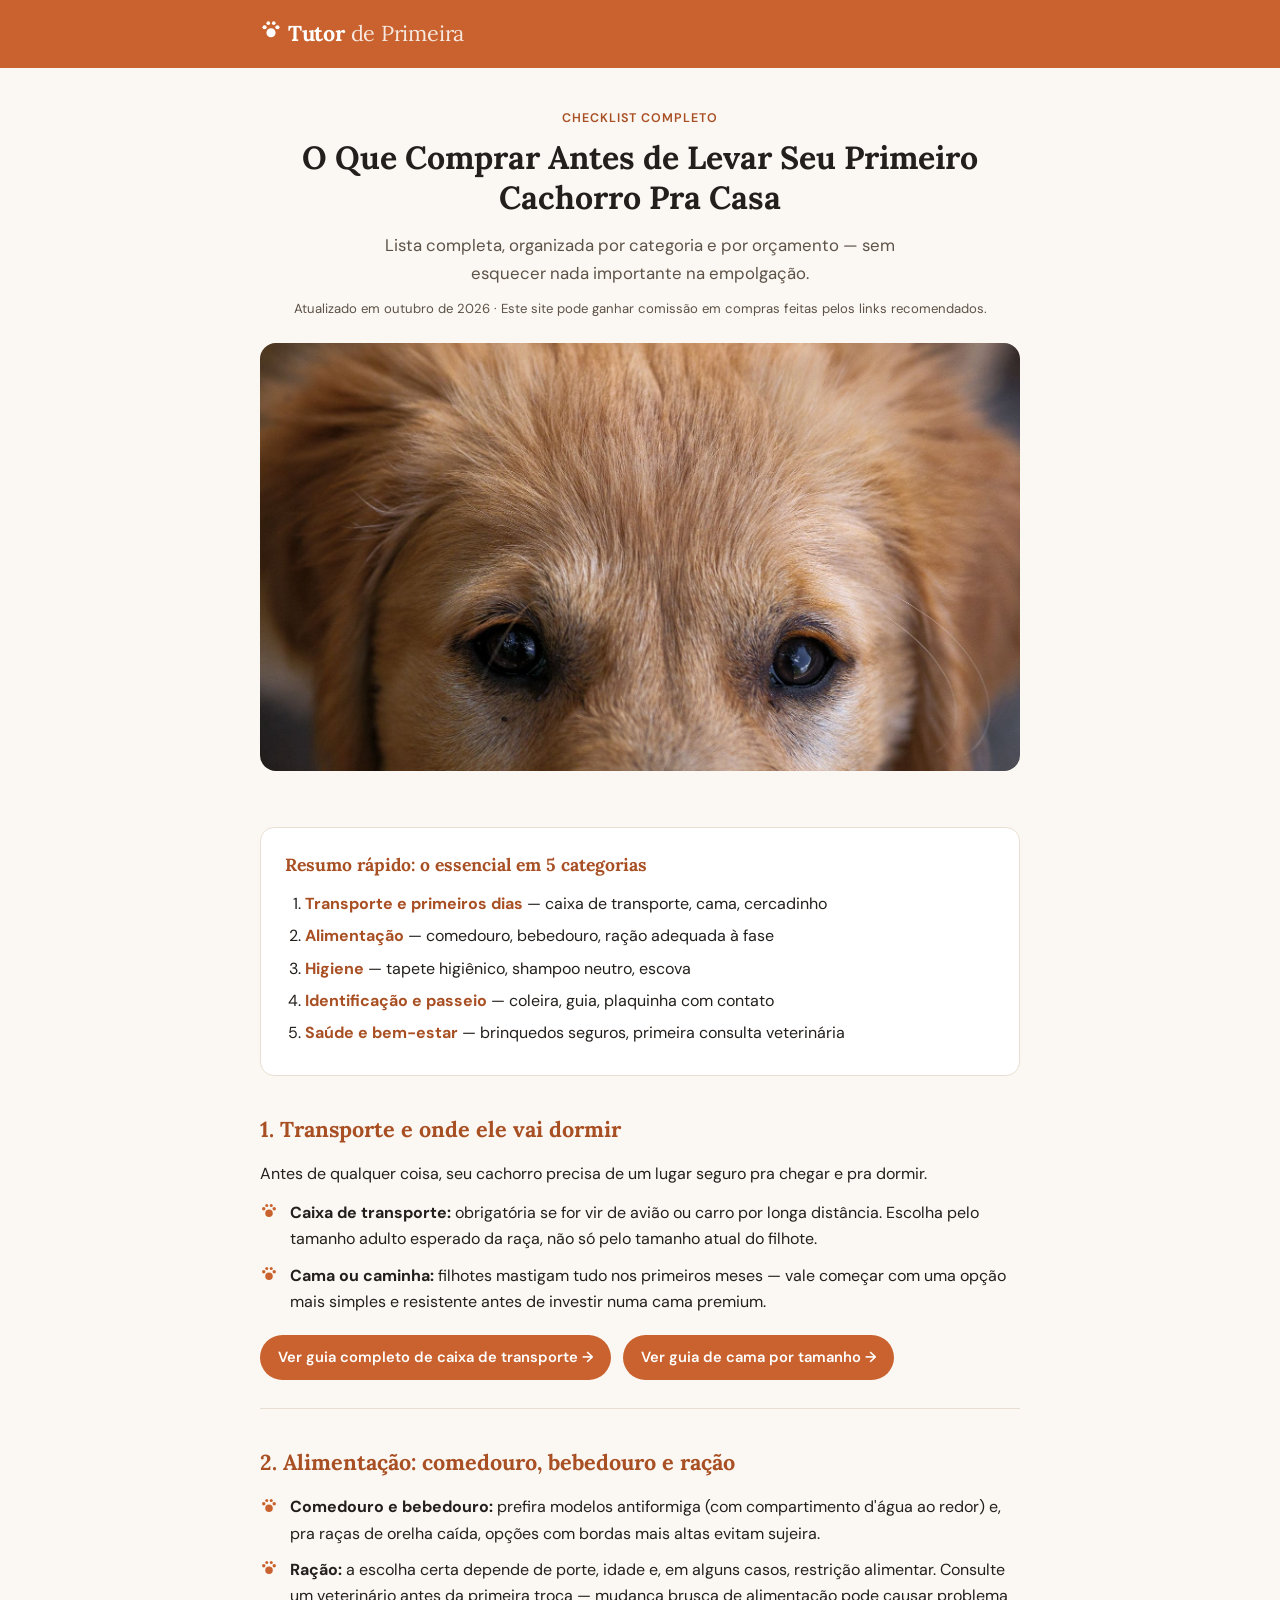
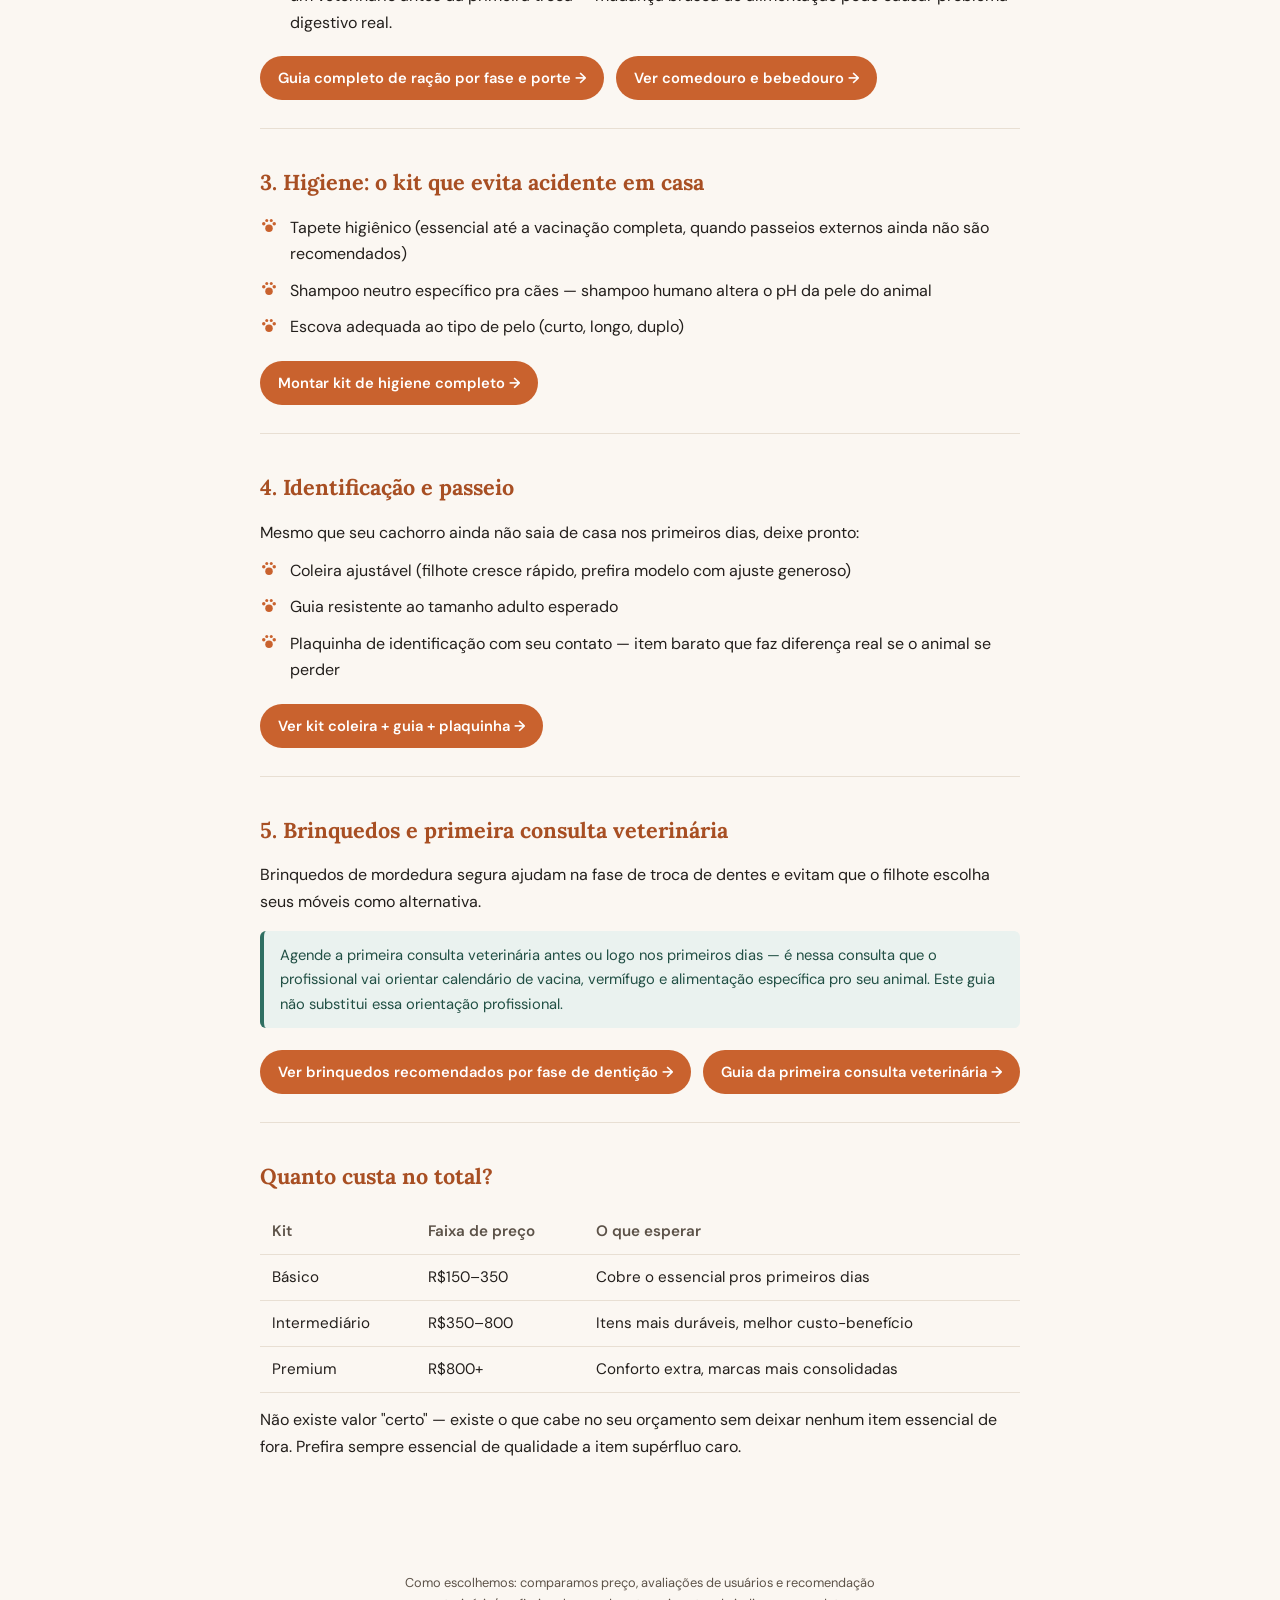
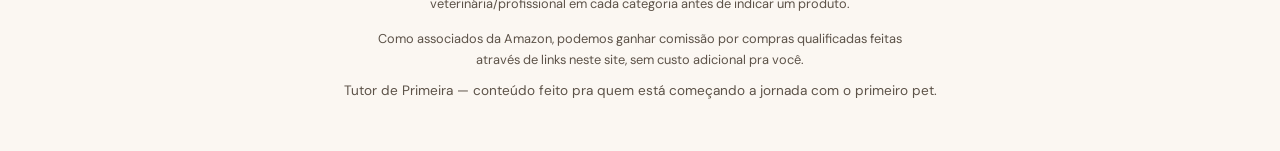
<file: index.html>
<!DOCTYPE html>
<html lang="pt-BR">
<head>
<meta charset="UTF-8">
<meta name="viewport" content="width=device-width, initial-scale=1.0">
<title>O Que Comprar Antes do Primeiro Cachorro: Lista Completa | Tutor de Primeira</title>
<meta name="description" content="Lista completa e organizada do que comprar antes de levar seu primeiro cachorro pra casa: transporte, alimentação, higiene, passeio e saúde. Guia de tutor de primeira viagem.">
<meta property="og:title" content="O Que Comprar Antes do Primeiro Cachorro: Lista Completa">
<meta property="og:description" content="Guia completo e organizado por categoria pra quem está adotando o primeiro cachorro.">
<meta property="og:type" content="article">
<link rel="stylesheet" href="assets/style.css">
<script async src="https://www.googletagmanager.com/gtag/js?id=AW-18495999905"></script>
<script src="assets/analytics.js"></script>
</head>
<body>

<header class="topo">
  <div class="container">
    <div class="logo">
      <svg class="icone" width="22" height="22" viewBox="0 0 24 24" fill="currentColor" aria-hidden="true"><circle cx="12" cy="15" r="5"/><circle cx="5" cy="9" r="2.3"/><circle cx="19" cy="9" r="2.3"/><circle cx="9" cy="4.5" r="2"/><circle cx="15" cy="4.5" r="2"/></svg>
      Tutor <span>de Primeira</span>
    </div>
  </div>
</header>

<main class="container">

  <div class="hero">
    <p class="kicker">Checklist completo</p>
    <h1>O Que Comprar Antes de Levar Seu Primeiro Cachorro Pra Casa</h1>
    <p class="subtitulo">Lista completa, organizada por categoria e por orçamento — sem esquecer nada importante na empolgação.</p>
    <p class="disclosure">Atualizado em outubro de 2026 · Este site pode ganhar comissão em compras feitas pelos links recomendados.</p>
    <img class="hero-foto" src="assets/images/hero-home.jpg" alt="Filhote de golden retriever, pet de primeira viagem" loading="lazy" style="object-position: center 20%">
  </div>

  <article>

    <div class="resumo-rapido">
      <h2>Resumo rápido: o essencial em 5 categorias</h2>
      <ol>
        <li><a href="#transporte"><strong>Transporte e primeiros dias</strong></a> — caixa de transporte, cama, cercadinho</li>
        <li><a href="#alimentacao"><strong>Alimentação</strong></a> — comedouro, bebedouro, ração adequada à fase</li>
        <li><a href="#higiene"><strong>Higiene</strong></a> — tapete higiênico, shampoo neutro, escova</li>
        <li><a href="#identificacao"><strong>Identificação e passeio</strong></a> — coleira, guia, plaquinha com contato</li>
        <li><a href="#saude"><strong>Saúde e bem-estar</strong></a> — brinquedos seguros, primeira consulta veterinária</li>
      </ol>
    </div>

    <section id="transporte">
      <h2>1. Transporte e onde ele vai dormir</h2>
      <p>Antes de qualquer coisa, seu cachorro precisa de um lugar seguro pra chegar e pra dormir.</p>
      <ul>
        <li><strong>Caixa de transporte:</strong> obrigatória se for vir de avião ou carro por longa distância. Escolha pelo tamanho adulto esperado da raça, não só pelo tamanho atual do filhote.</li>
        <li><strong>Cama ou caminha:</strong> filhotes mastigam tudo nos primeiros meses — vale começar com uma opção mais simples e resistente antes de investir numa cama premium.</li>
      </ul>
      <a href="caixa-transporte.html" class="cta-link">Ver guia completo de caixa de transporte →</a>
      <a href="cama-caminha.html" class="cta-link" style="margin-left:8px">Ver guia de cama por tamanho →</a>
    </section>

    <section id="alimentacao">
      <h2>2. Alimentação: comedouro, bebedouro e ração</h2>
      <ul>
        <li><strong>Comedouro e bebedouro:</strong> prefira modelos antiformiga (com compartimento d'água ao redor) e, pra raças de orelha caída, opções com bordas mais altas evitam sujeira.</li>
        <li><strong>Ração:</strong> a escolha certa depende de porte, idade e, em alguns casos, restrição alimentar. Consulte um veterinário antes da primeira troca — mudança brusca de alimentação pode causar problema digestivo real.</li>
      </ul>
      <a href="racao-filhote.html" class="cta-link">Guia completo de ração por fase e porte →</a>
      <a href="comedouro-bebedouro.html" class="cta-link" style="margin-left:8px">Ver comedouro e bebedouro →</a>
    </section>

    <section id="higiene">
      <h2>3. Higiene: o kit que evita acidente em casa</h2>
      <ul>
        <li>Tapete higiênico (essencial até a vacinação completa, quando passeios externos ainda não são recomendados)</li>
        <li>Shampoo neutro específico pra cães — shampoo humano altera o pH da pele do animal</li>
        <li>Escova adequada ao tipo de pelo (curto, longo, duplo)</li>
      </ul>
      <a href="kit-higiene.html" class="cta-link">Montar kit de higiene completo →</a>
    </section>

    <section id="identificacao">
      <h2>4. Identificação e passeio</h2>
      <p>Mesmo que seu cachorro ainda não saia de casa nos primeiros dias, deixe pronto:</p>
      <ul>
        <li>Coleira ajustável (filhote cresce rápido, prefira modelo com ajuste generoso)</li>
        <li>Guia resistente ao tamanho adulto esperado</li>
        <li>Plaquinha de identificação com seu contato — item barato que faz diferença real se o animal se perder</li>
      </ul>
      <a href="coleira-guia-plaquinha.html" class="cta-link">Ver kit coleira + guia + plaquinha →</a>
    </section>

    <section id="saude">
      <h2>5. Brinquedos e primeira consulta veterinária</h2>
      <p>Brinquedos de mordedura segura ajudam na fase de troca de dentes e evitam que o filhote escolha seus móveis como alternativa.</p>
      <div class="aviso">
        Agende a primeira consulta veterinária antes ou logo nos primeiros dias — é nessa consulta que o profissional vai orientar calendário de vacina, vermífugo e alimentação específica pro seu animal. Este guia não substitui essa orientação profissional.
      </div>
      <a href="brinquedos-dente.html" class="cta-link">Ver brinquedos recomendados por fase de dentição →</a>
      <a href="primeira-consulta-veterinaria.html" class="cta-link" style="margin-left:8px">Guia da primeira consulta veterinária →</a>
    </section>

    <section>
      <h2>Quanto custa no total?</h2>
      <table class="tabela-custos">
        <tr><th>Kit</th><th>Faixa de preço</th><th>O que esperar</th></tr>
        <tr><td>Básico</td><td>R$150–350</td><td>Cobre o essencial pros primeiros dias</td></tr>
        <tr><td>Intermediário</td><td>R$350–800</td><td>Itens mais duráveis, melhor custo-benefício</td></tr>
        <tr><td>Premium</td><td>R$800+</td><td>Conforto extra, marcas mais consolidadas</td></tr>
      </table>
      <p style="margin-top:14px">Não existe valor "certo" — existe o que cabe no seu orçamento sem deixar nenhum item essencial de fora. Prefira sempre essencial de qualidade a item supérfluo caro.</p>
    </section>

  </article>

</main>

<footer>
  <p class="metodologia">Como escolhemos: comparamos preço, avaliações de usuários e recomendação veterinária/profissional em cada categoria antes de indicar um produto.</p>
  <p class="disclosure-footer">Como associados da Amazon, podemos ganhar comissão por compras qualificadas feitas através de links neste site, sem custo adicional pra você.</p>
  Tutor de Primeira — conteúdo feito pra quem está começando a jornada com o primeiro pet.
</footer>

</body>
</html>
</file>
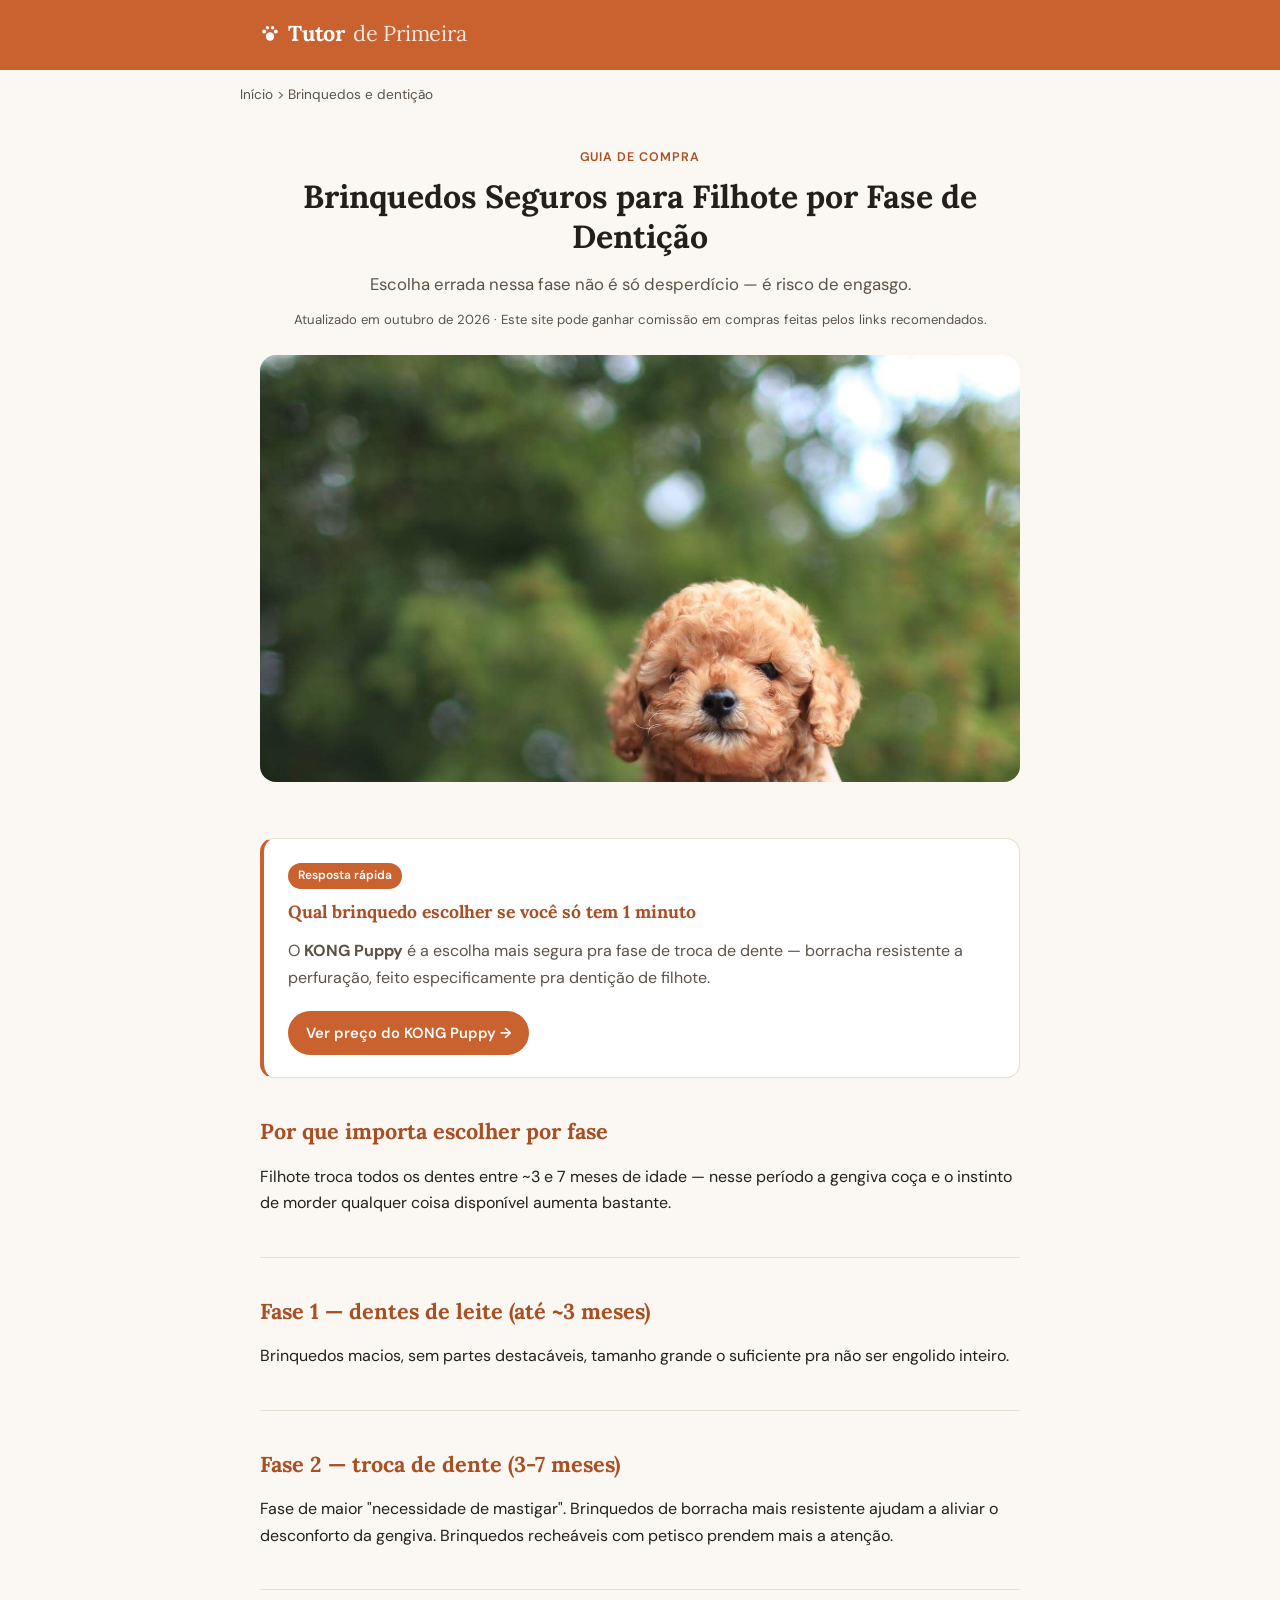
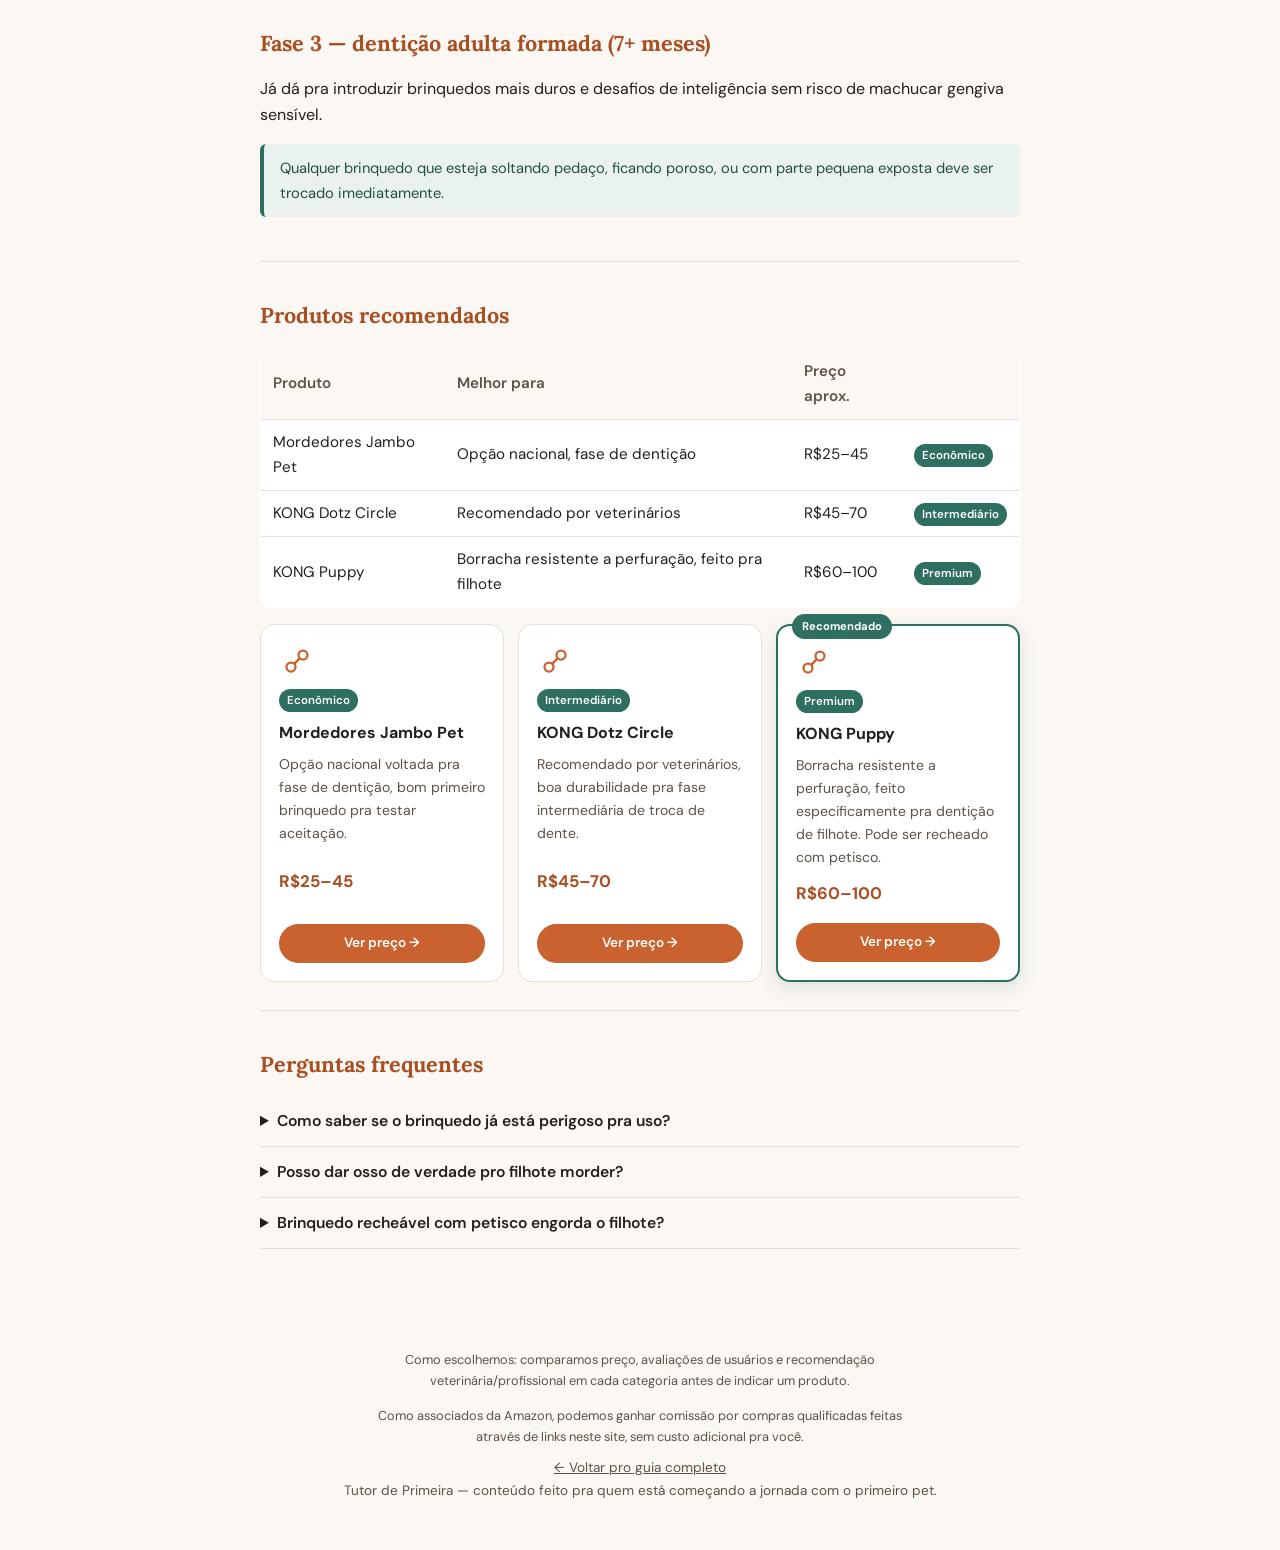
<file: brinquedos-dente.html>
<!DOCTYPE html>
<html lang="pt-BR">
<head>
<meta charset="UTF-8">
<meta name="viewport" content="width=device-width, initial-scale=1.0">
<title>Brinquedos Seguros para Filhote por Fase de Dentição | Tutor de Primeira</title>
<meta name="description" content="Quais brinquedos são seguros em cada fase da dentição do filhote e como evitar risco de engasgo ou machucado na gengiva.">
<link rel="stylesheet" href="assets/style.css">
<script async src="https://www.googletagmanager.com/gtag/js?id=AW-18495999905"></script>
<script src="assets/analytics.js"></script>
</head>
<body>
<header class="topo"><div class="container"><div class="logo"><a href="index.html" style="color:#fff;text-decoration:none"><svg class="icone" width="20" height="20" viewBox="0 0 24 24" fill="currentColor" aria-hidden="true"><circle cx="12" cy="15" r="5"/><circle cx="5" cy="9" r="2.3"/><circle cx="19" cy="9" r="2.3"/><circle cx="9" cy="4.5" r="2"/><circle cx="15" cy="4.5" r="2"/></svg> Tutor <span>de Primeira</span></a></div></div></header>
<nav class="breadcrumb container"><a href="index.html">Início</a> &gt; Brinquedos e dentição</nav>
<main class="container">
  <div class="hero">
    <p class="kicker">Guia de compra</p>
    <h1>Brinquedos Seguros para Filhote por Fase de Dentição</h1>
    <p class="subtitulo">Escolha errada nessa fase não é só desperdício — é risco de engasgo.</p>
    <p class="disclosure">Atualizado em outubro de 2026 · Este site pode ganhar comissão em compras feitas pelos links recomendados.</p>
    <img class="hero-foto" src="assets/images/brinquedos-dente.jpg" alt="Filhote de poodle sendo segurado no colo" loading="lazy" style="object-position: center 25%">
  </div>
  <article style="--icone-lista: url(&quot;data:image/svg+xml,%3Csvg xmlns='http://www.w3.org/2000/svg' viewBox='0 0 24 24' fill='none' stroke='black' stroke-width='2'%3E%3Ccircle cx='8' cy='16' r='3'/%3E%3Ccircle cx='16' cy='8' r='3'/%3E%3Cpath d='M10.1 13.9l3.8-3.8'/%3E%3C/svg%3E&quot;)">

    <div class="resposta-rapida" id="resposta">
      <span class="selo">Resposta rápida</span>
      <h2>Qual brinquedo escolher se você só tem 1 minuto</h2>
      <p>O <strong>KONG Puppy</strong> é a escolha mais segura pra fase de troca de dente — borracha resistente a perfuração, feito especificamente pra dentição de filhote.</p>
      <a href="https://www.amazon.com.br/s?k=brinquedo+mordedor+kong+puppy&tag=tutordeprim09-20" class="cta-link" target="_blank" rel="nofollow sponsored noopener" onclick="gtag('event','conversion',{'send_to':'AW-18495999905/Ku6mCNv_ppIdEKGfyvNE'});">Ver preço do KONG Puppy →</a>
    </div>
    <section>
      <h2>Por que importa escolher por fase</h2>
      <p>Filhote troca todos os dentes entre ~3 e 7 meses de idade — nesse período a gengiva coça e o instinto de morder qualquer coisa disponível aumenta bastante.</p>
    </section>
    <section>
      <h2>Fase 1 — dentes de leite (até ~3 meses)</h2>
      <p>Brinquedos macios, sem partes destacáveis, tamanho grande o suficiente pra não ser engolido inteiro.</p>
    </section>
    <section>
      <h2>Fase 2 — troca de dente (3-7 meses)</h2>
      <p>Fase de maior "necessidade de mastigar". Brinquedos de borracha mais resistente ajudam a aliviar o desconforto da gengiva. Brinquedos recheáveis com petisco prendem mais a atenção.</p>
    </section>
    <section>
      <h2>Fase 3 — dentição adulta formada (7+ meses)</h2>
      <p>Já dá pra introduzir brinquedos mais duros e desafios de inteligência sem risco de machucar gengiva sensível.</p>
      <div class="aviso">Qualquer brinquedo que esteja soltando pedaço, ficando poroso, ou com parte pequena exposta deve ser trocado imediatamente.</div>
    </section>

    <section>
      <h2>Produtos recomendados</h2>
      <table class="tabela-comparativa">
        <tr><th>Produto</th><th>Melhor para</th><th>Preço aprox.</th><th></th></tr>
        <tr><td>Mordedores Jambo Pet</td><td>Opção nacional, fase de dentição</td><td>R$25–45</td><td><span class="selo-tag">Econômico</span></td></tr>
        <tr><td>KONG Dotz Circle</td><td>Recomendado por veterinários</td><td>R$45–70</td><td><span class="selo-tag">Intermediário</span></td></tr>
        <tr><td>KONG Puppy</td><td>Borracha resistente a perfuração, feito pra filhote</td><td>R$60–100</td><td><span class="selo-tag">Premium</span></td></tr>
      </table>

      <div class="produtos-grid">
        <div class="produto-card">
          <svg class="icone" viewBox="0 0 24 24" fill="none" stroke="currentColor" stroke-width="1.5" aria-hidden="true"><circle cx="8" cy="16" r="3"/><circle cx="16" cy="8" r="3"/><path d="M10.1 13.9l3.8-3.8"/></svg>
          <span class="selo-tag">Econômico</span>
          <h3>Mordedores Jambo Pet</h3>
          <p>Opção nacional voltada pra fase de dentição, bom primeiro brinquedo pra testar aceitação.</p>
          <p class="preco">R$25–45</p>
          <a href="https://www.amazon.com.br/s?k=mordedor+filhote+jambo+pet&tag=tutordeprim09-20" class="cta-link" target="_blank" rel="nofollow sponsored noopener" onclick="gtag('event','conversion',{'send_to':'AW-18495999905/Ku6mCNv_ppIdEKGfyvNE'});">Ver preço →</a>
        </div>
        <div class="produto-card">
          <svg class="icone" viewBox="0 0 24 24" fill="none" stroke="currentColor" stroke-width="1.5" aria-hidden="true"><circle cx="8" cy="16" r="3"/><circle cx="16" cy="8" r="3"/><path d="M10.1 13.9l3.8-3.8"/></svg>
          <span class="selo-tag">Intermediário</span>
          <h3>KONG Dotz Circle</h3>
          <p>Recomendado por veterinários, boa durabilidade pra fase intermediária de troca de dente.</p>
          <p class="preco">R$45–70</p>
          <a href="https://www.amazon.com.br/s?k=kong+dotz+circle&tag=tutordeprim09-20" class="cta-link" target="_blank" rel="nofollow sponsored noopener" onclick="gtag('event','conversion',{'send_to':'AW-18495999905/Ku6mCNv_ppIdEKGfyvNE'});">Ver preço →</a>
        </div>
        <div class="produto-card destaque">
          <span class="ribbon">Recomendado</span>
          <svg class="icone" viewBox="0 0 24 24" fill="none" stroke="currentColor" stroke-width="1.5" aria-hidden="true"><circle cx="8" cy="16" r="3"/><circle cx="16" cy="8" r="3"/><path d="M10.1 13.9l3.8-3.8"/></svg>
          <span class="selo-tag">Premium</span>
          <h3>KONG Puppy</h3>
          <p>Borracha resistente a perfuração, feito especificamente pra dentição de filhote. Pode ser recheado com petisco.</p>
          <p class="preco">R$60–100</p>
          <a href="https://www.amazon.com.br/s?k=brinquedo+mordedor+kong+puppy&tag=tutordeprim09-20" class="cta-link" target="_blank" rel="nofollow sponsored noopener" onclick="gtag('event','conversion',{'send_to':'AW-18495999905/Ku6mCNv_ppIdEKGfyvNE'});">Ver preço →</a>
        </div>
      </div>
    </section>

    <section class="faq">
      <h2>Perguntas frequentes</h2>
      <details>
        <summary>Como saber se o brinquedo já está perigoso pra uso?</summary>
        <p>Qualquer brinquedo soltando pedaço, ficando poroso ou com parte pequena exposta deve ser trocado imediatamente — risco real de engasgo ou obstrução intestinal.</p>
      </details>
      <details>
        <summary>Posso dar osso de verdade pro filhote morder?</summary>
        <p>Não recomendado — osso de verdade pode lascar em pontas afiadas e causar perfuração interna. Prefira brinquedos de borracha própria feitos pra esse fim.</p>
      </details>
      <details>
        <summary>Brinquedo recheável com petisco engorda o filhote?</summary>
        <p>Só se o petisco usado não for contabilizado na dieta diária. Ajuste a quantidade de ração do dia considerando o petisco extra do brinquedo.</p>
      </details>
    </section>

  </article>
</main>
<footer>
  <p class="metodologia">Como escolhemos: comparamos preço, avaliações de usuários e recomendação veterinária/profissional em cada categoria antes de indicar um produto.</p>
  <p class="disclosure-footer">Como associados da Amazon, podemos ganhar comissão por compras qualificadas feitas através de links neste site, sem custo adicional pra você.</p>
  <a href="index.html">← Voltar pro guia completo</a><br>
  Tutor de Primeira — conteúdo feito pra quem está começando a jornada com o primeiro pet.
</footer>

<div class="cta-fixa-mobile">
  <a href="#resposta" class="cta-link">Ver recomendação rápida ↓</a>
</div>
</body>
</html>
</file>
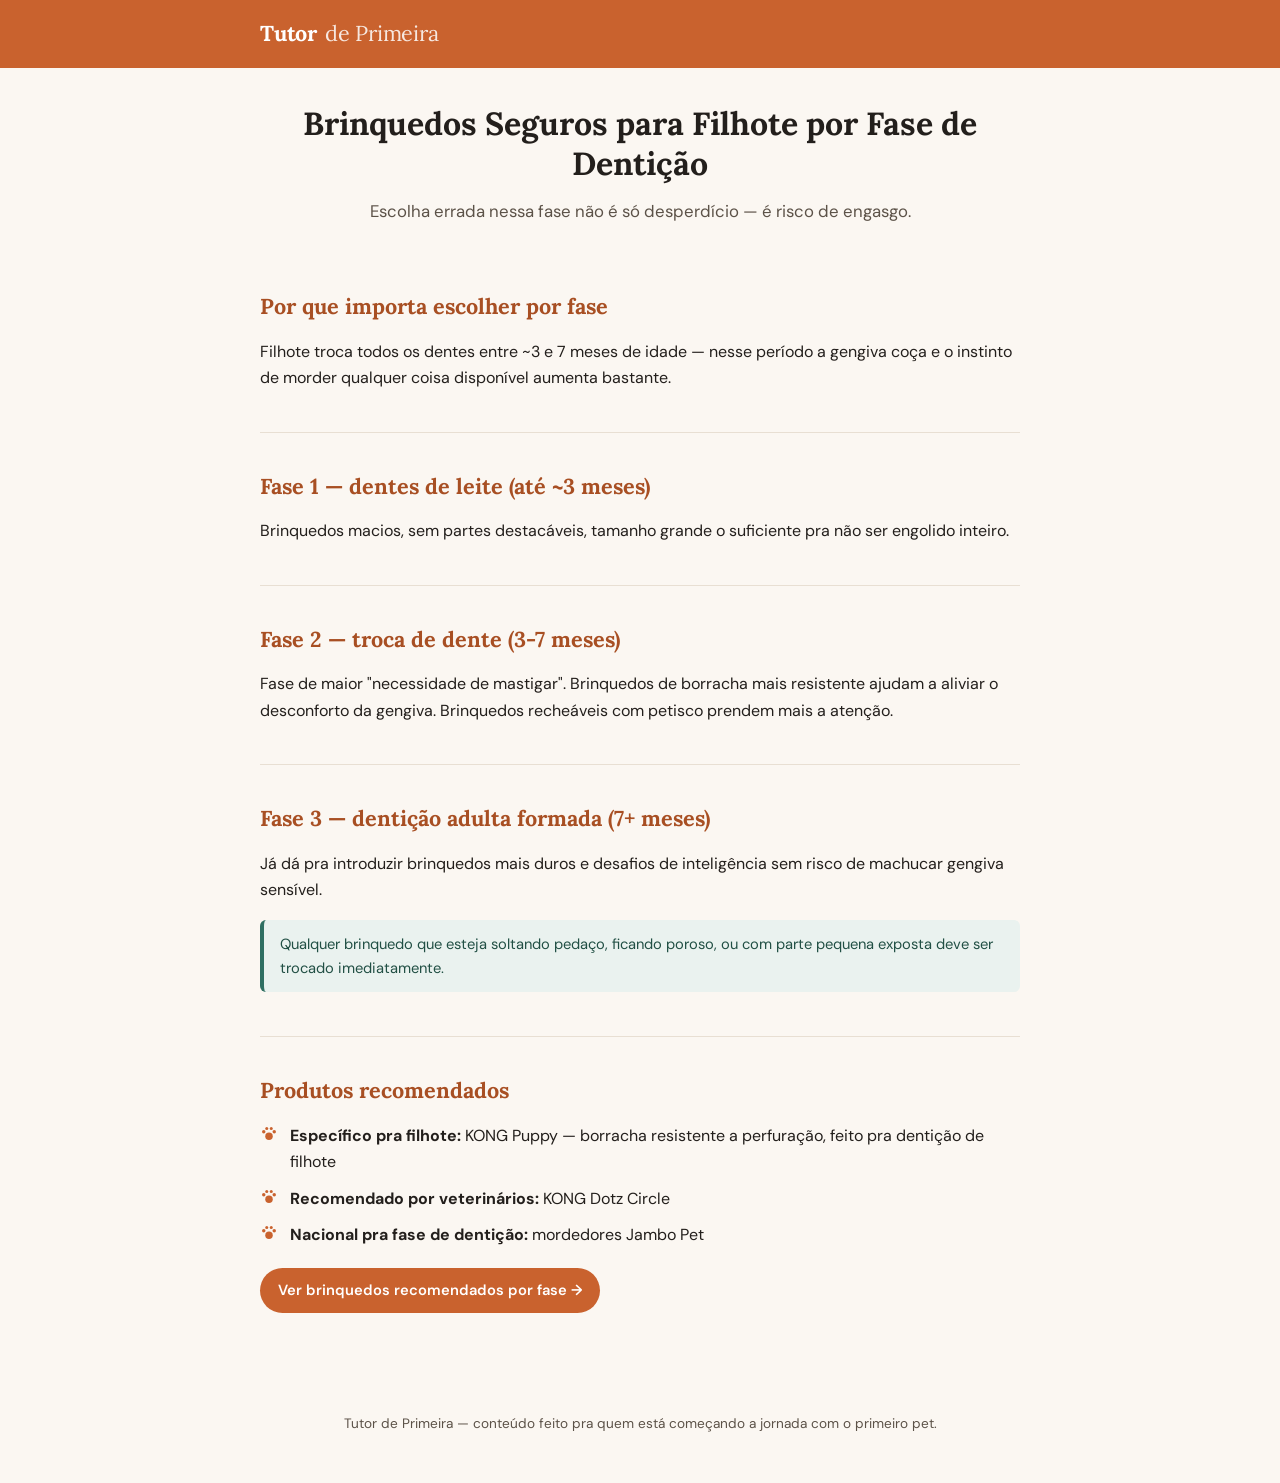
<file: brinquedos-dentição.html>
<!DOCTYPE html>
<html lang="pt-BR">
<head>
<meta charset="UTF-8">
<meta name="viewport" content="width=device-width, initial-scale=1.0">
<title>Brinquedos Seguros para Filhote por Fase de Dentição | Tutor de Primeira</title>
<meta name="description" content="Quais brinquedos são seguros em cada fase da dentição do filhote e como evitar risco de engasgo ou machucado na gengiva.">
<link rel="stylesheet" href="assets/style.css">
</head>
<body>
<header class="topo"><div class="container"><div class="logo"><a href="index.html" style="color:#fff;text-decoration:none">Tutor <span>de Primeira</span></a></div></div></header>
<main class="container">
  <div class="hero">
    <h1>Brinquedos Seguros para Filhote por Fase de Dentição</h1>
    <p class="subtitulo">Escolha errada nessa fase não é só desperdício — é risco de engasgo.</p>
  </div>
  <article>
    <section>
      <h2>Por que importa escolher por fase</h2>
      <p>Filhote troca todos os dentes entre ~3 e 7 meses de idade — nesse período a gengiva coça e o instinto de morder qualquer coisa disponível aumenta bastante.</p>
    </section>
    <section>
      <h2>Fase 1 — dentes de leite (até ~3 meses)</h2>
      <p>Brinquedos macios, sem partes destacáveis, tamanho grande o suficiente pra não ser engolido inteiro.</p>
    </section>
    <section>
      <h2>Fase 2 — troca de dente (3-7 meses)</h2>
      <p>Fase de maior "necessidade de mastigar". Brinquedos de borracha mais resistente ajudam a aliviar o desconforto da gengiva. Brinquedos recheáveis com petisco prendem mais a atenção.</p>
    </section>
    <section>
      <h2>Fase 3 — dentição adulta formada (7+ meses)</h2>
      <p>Já dá pra introduzir brinquedos mais duros e desafios de inteligência sem risco de machucar gengiva sensível.</p>
      <div class="aviso">Qualquer brinquedo que esteja soltando pedaço, ficando poroso, ou com parte pequena exposta deve ser trocado imediatamente.</div>
    </section>

    <section>
      <h2>Produtos recomendados</h2>
      <ul>
        <li><strong>Específico pra filhote:</strong> KONG Puppy — borracha resistente a perfuração, feito pra dentição de filhote</li>
        <li><strong>Recomendado por veterinários:</strong> KONG Dotz Circle</li>
        <li><strong>Nacional pra fase de dentição:</strong> mordedores Jambo Pet</li>
      </ul>
      <a href="#" class="cta-link">Ver brinquedos recomendados por fase →</a>
    </section>
  </article>
</main>
<footer>Tutor de Primeira — conteúdo feito pra quem está começando a jornada com o primeiro pet.</footer>
</body>
</html>
</file>
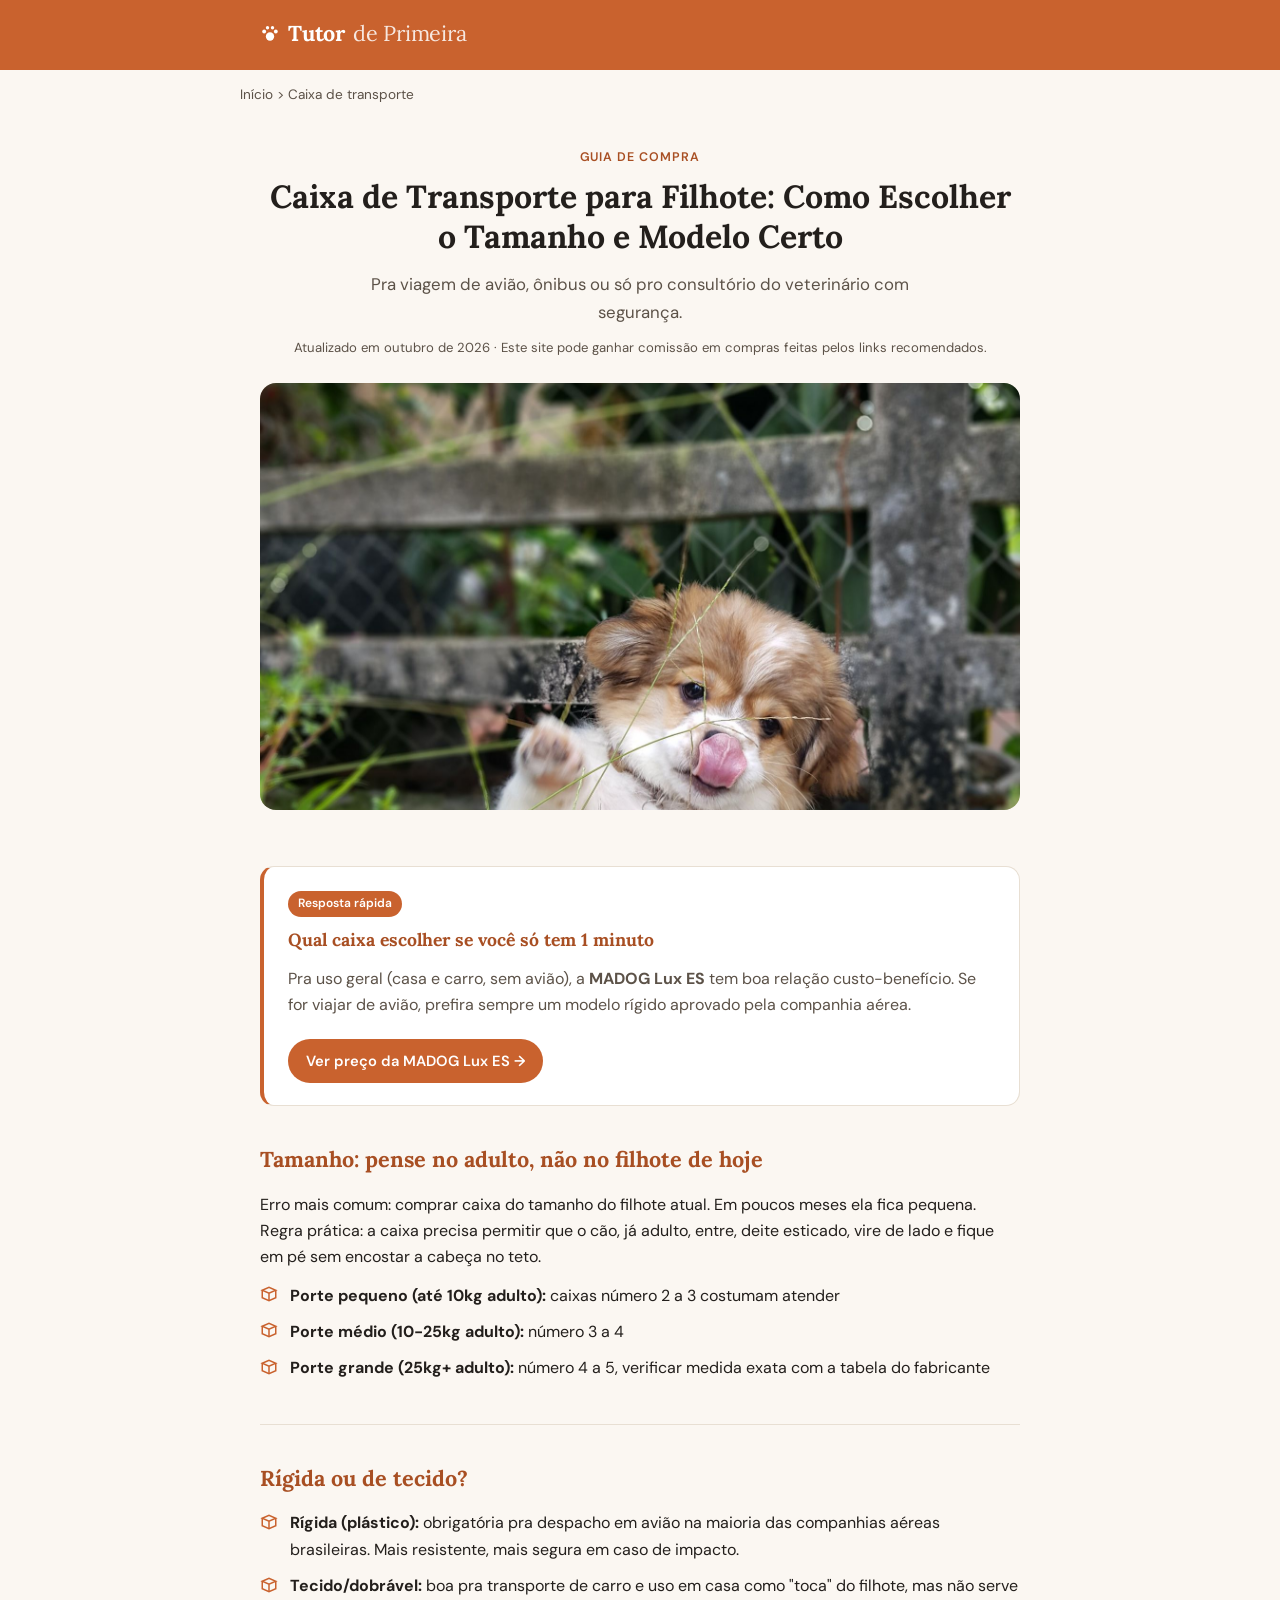
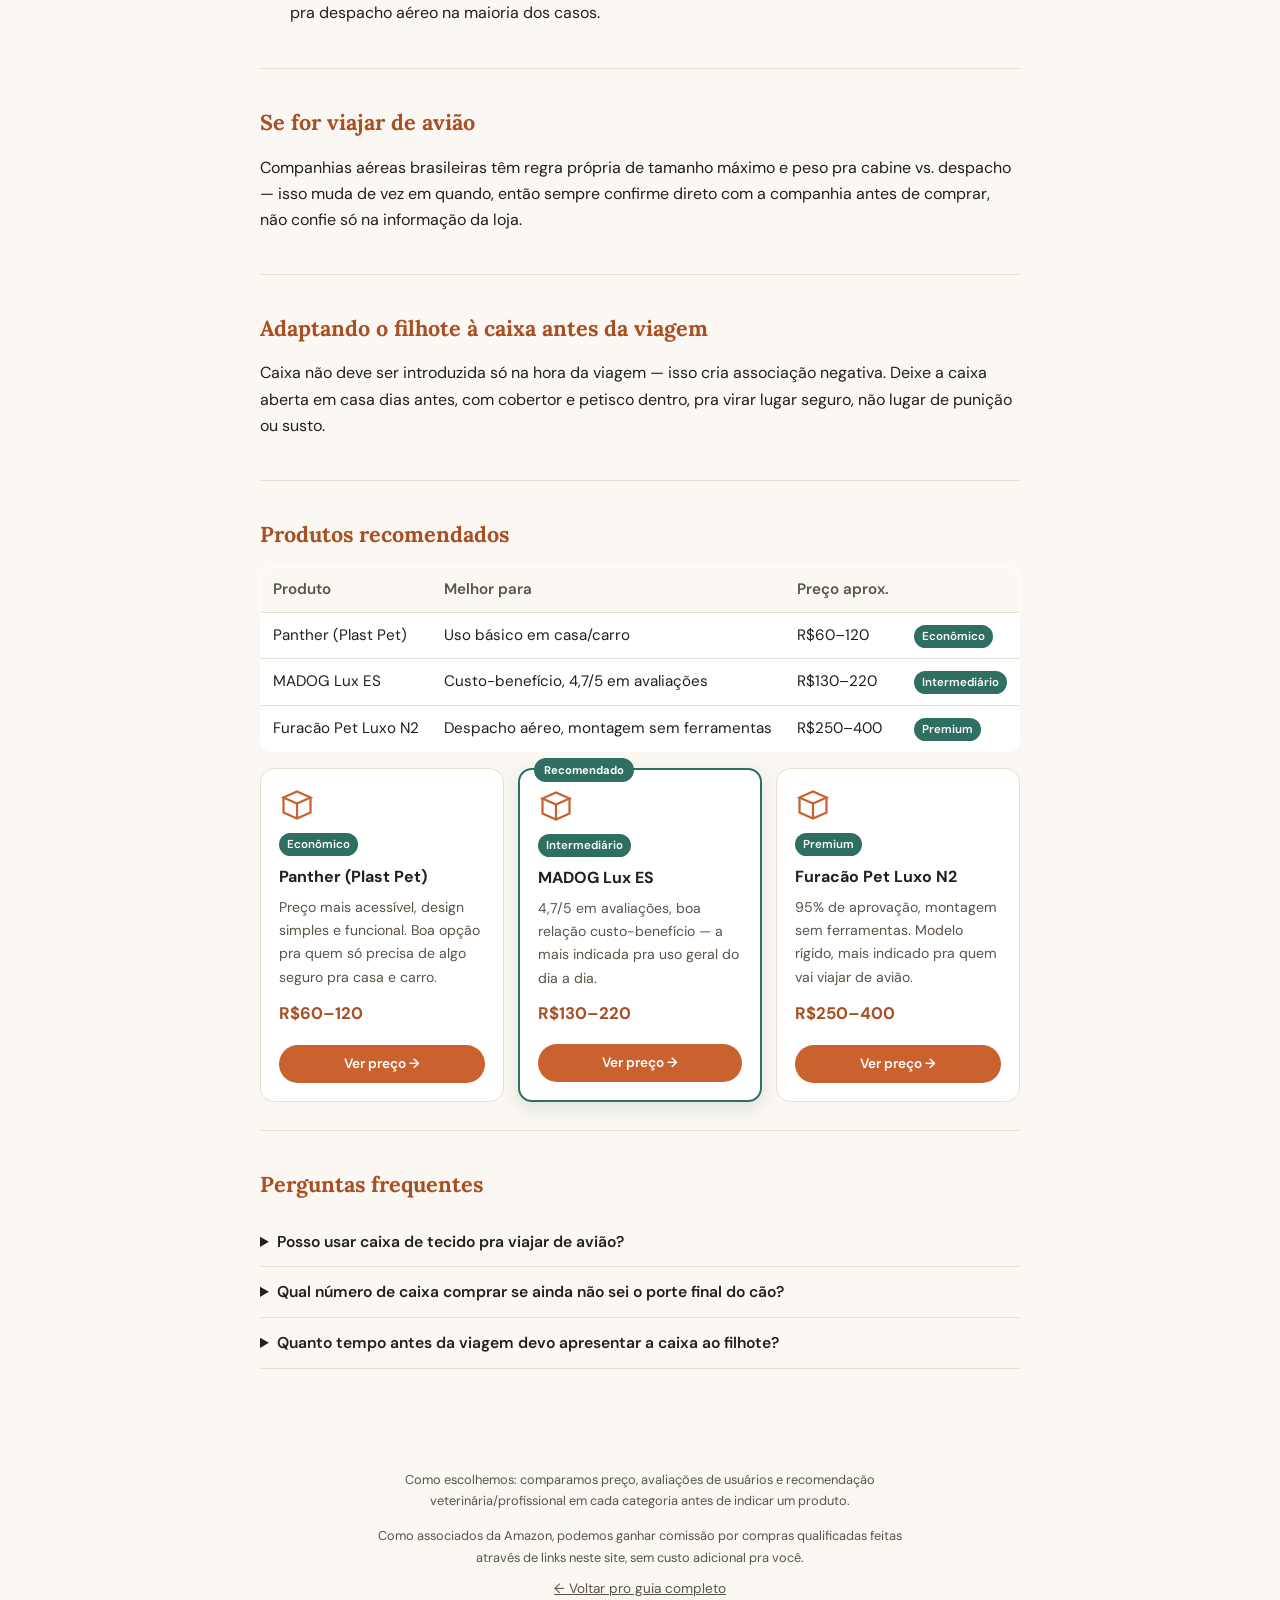
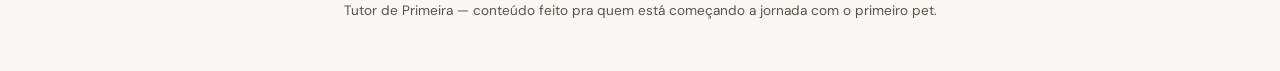
<file: caixa-transporte.html>
<!DOCTYPE html>
<html lang="pt-BR">
<head>
<meta charset="UTF-8">
<meta name="viewport" content="width=device-width, initial-scale=1.0">
<title>Caixa de Transporte para Filhote: Como Escolher o Tamanho Certo | Tutor de Primeira</title>
<meta name="description" content="Guia pra escolher caixa de transporte por porte, rígida ou de tecido, regras de viagem de avião e como adaptar o filhote antes da primeira viagem.">
<link rel="stylesheet" href="assets/style.css">
<script async src="https://www.googletagmanager.com/gtag/js?id=AW-18495999905"></script>
<script src="assets/analytics.js"></script>
</head>
<body>

<header class="topo">
  <div class="container">
    <div class="logo"><a href="index.html" style="color:#fff;text-decoration:none"><svg class="icone" width="20" height="20" viewBox="0 0 24 24" fill="currentColor" aria-hidden="true"><circle cx="12" cy="15" r="5"/><circle cx="5" cy="9" r="2.3"/><circle cx="19" cy="9" r="2.3"/><circle cx="9" cy="4.5" r="2"/><circle cx="15" cy="4.5" r="2"/></svg> Tutor <span>de Primeira</span></a></div>
  </div>
</header>

<nav class="breadcrumb container"><a href="index.html">Início</a> &gt; Caixa de transporte</nav>

<main class="container">

  <div class="hero">
    <p class="kicker">Guia de compra</p>
    <h1>Caixa de Transporte para Filhote: Como Escolher o Tamanho e Modelo Certo</h1>
    <p class="subtitulo">Pra viagem de avião, ônibus ou só pro consultório do veterinário com segurança.</p>
    <p class="disclosure">Atualizado em outubro de 2026 · Este site pode ganhar comissão em compras feitas pelos links recomendados.</p>
    <img class="hero-foto" src="assets/images/caixa-transporte.jpg" alt="Filhote de cachorro associado a caixa de transporte" loading="lazy">
  </div>

  <article style="--icone-lista: url(&quot;data:image/svg+xml,%3Csvg xmlns='http://www.w3.org/2000/svg' viewBox='0 0 24 24' fill='none' stroke='black' stroke-width='2'%3E%3Cpath d='M3 7l9-4 9 4-9 4-9-4z'/%3E%3Cpath d='M3 7v10l9 4 9-4V7'/%3E%3Cpath d='M12 11v10'/%3E%3C/svg%3E&quot;)">

    <div class="resposta-rapida" id="resposta">
      <span class="selo">Resposta rápida</span>
      <h2>Qual caixa escolher se você só tem 1 minuto</h2>
      <p>Pra uso geral (casa e carro, sem avião), a <strong>MADOG Lux ES</strong> tem boa relação custo-benefício. Se for viajar de avião, prefira sempre um modelo rígido aprovado pela companhia aérea.</p>
      <a href="https://www.amazon.com.br/s?k=caixa+transporte+cachorro+madog+lux+es&tag=tutordeprim09-20" class="cta-link" target="_blank" rel="nofollow sponsored noopener" onclick="gtag('event','conversion',{'send_to':'AW-18495999905/Ku6mCNv_ppIdEKGfyvNE'});">Ver preço da MADOG Lux ES →</a>
    </div>

    <section>
      <h2>Tamanho: pense no adulto, não no filhote de hoje</h2>
      <p>Erro mais comum: comprar caixa do tamanho do filhote atual. Em poucos meses ela fica pequena. Regra prática: a caixa precisa permitir que o cão, já adulto, entre, deite esticado, vire de lado e fique em pé sem encostar a cabeça no teto.</p>
      <ul>
        <li><strong>Porte pequeno (até 10kg adulto):</strong> caixas número 2 a 3 costumam atender</li>
        <li><strong>Porte médio (10-25kg adulto):</strong> número 3 a 4</li>
        <li><strong>Porte grande (25kg+ adulto):</strong> número 4 a 5, verificar medida exata com a tabela do fabricante</li>
      </ul>
    </section>

    <section>
      <h2>Rígida ou de tecido?</h2>
      <ul>
        <li><strong>Rígida (plástico):</strong> obrigatória pra despacho em avião na maioria das companhias aéreas brasileiras. Mais resistente, mais segura em caso de impacto.</li>
        <li><strong>Tecido/dobrável:</strong> boa pra transporte de carro e uso em casa como "toca" do filhote, mas não serve pra despacho aéreo na maioria dos casos.</li>
      </ul>
    </section>

    <section>
      <h2>Se for viajar de avião</h2>
      <p>Companhias aéreas brasileiras têm regra própria de tamanho máximo e peso pra cabine vs. despacho — isso muda de vez em quando, então sempre confirme direto com a companhia antes de comprar, não confie só na informação da loja.</p>
    </section>

    <section>
      <h2>Adaptando o filhote à caixa antes da viagem</h2>
      <p>Caixa não deve ser introduzida só na hora da viagem — isso cria associação negativa. Deixe a caixa aberta em casa dias antes, com cobertor e petisco dentro, pra virar lugar seguro, não lugar de punição ou susto.</p>
    </section>

    <section>
      <h2>Produtos recomendados</h2>
      <table class="tabela-comparativa">
        <tr><th>Produto</th><th>Melhor para</th><th>Preço aprox.</th><th></th></tr>
        <tr><td>Panther (Plast Pet)</td><td>Uso básico em casa/carro</td><td>R$60–120</td><td><span class="selo-tag">Econômico</span></td></tr>
        <tr><td>MADOG Lux ES</td><td>Custo-benefício, 4,7/5 em avaliações</td><td>R$130–220</td><td><span class="selo-tag">Intermediário</span></td></tr>
        <tr><td>Furacão Pet Luxo N2</td><td>Despacho aéreo, montagem sem ferramentas</td><td>R$250–400</td><td><span class="selo-tag">Premium</span></td></tr>
      </table>

      <div class="produtos-grid">
        <div class="produto-card">
          <svg class="icone" viewBox="0 0 24 24" fill="none" stroke="currentColor" stroke-width="1.5" aria-hidden="true"><path d="M3 7l9-4 9 4-9 4-9-4z"/><path d="M3 7v10l9 4 9-4V7"/><path d="M12 11v10"/></svg>
          <span class="selo-tag">Econômico</span>
          <h3>Panther (Plast Pet)</h3>
          <p>Preço mais acessível, design simples e funcional. Boa opção pra quem só precisa de algo seguro pra casa e carro.</p>
          <p class="preco">R$60–120</p>
          <a href="https://www.amazon.com.br/s?k=caixa+transporte+cachorro+panther+plast+pet&tag=tutordeprim09-20" class="cta-link" target="_blank" rel="nofollow sponsored noopener" onclick="gtag('event','conversion',{'send_to':'AW-18495999905/Ku6mCNv_ppIdEKGfyvNE'});">Ver preço →</a>
        </div>
        <div class="produto-card destaque">
          <span class="ribbon">Recomendado</span>
          <svg class="icone" viewBox="0 0 24 24" fill="none" stroke="currentColor" stroke-width="1.5" aria-hidden="true"><path d="M3 7l9-4 9 4-9 4-9-4z"/><path d="M3 7v10l9 4 9-4V7"/><path d="M12 11v10"/></svg>
          <span class="selo-tag">Intermediário</span>
          <h3>MADOG Lux ES</h3>
          <p>4,7/5 em avaliações, boa relação custo-benefício — a mais indicada pra uso geral do dia a dia.</p>
          <p class="preco">R$130–220</p>
          <a href="https://www.amazon.com.br/s?k=caixa+transporte+cachorro+madog+lux+es&tag=tutordeprim09-20" class="cta-link" target="_blank" rel="nofollow sponsored noopener" onclick="gtag('event','conversion',{'send_to':'AW-18495999905/Ku6mCNv_ppIdEKGfyvNE'});">Ver preço →</a>
        </div>
        <div class="produto-card">
          <svg class="icone" viewBox="0 0 24 24" fill="none" stroke="currentColor" stroke-width="1.5" aria-hidden="true"><path d="M3 7l9-4 9 4-9 4-9-4z"/><path d="M3 7v10l9 4 9-4V7"/><path d="M12 11v10"/></svg>
          <span class="selo-tag">Premium</span>
          <h3>Furacão Pet Luxo N2</h3>
          <p>95% de aprovação, montagem sem ferramentas. Modelo rígido, mais indicado pra quem vai viajar de avião.</p>
          <p class="preco">R$250–400</p>
          <a href="https://www.amazon.com.br/s?k=caixa+transporte+cachorro+furac%C3%A3o+pet+luxo&tag=tutordeprim09-20" class="cta-link" target="_blank" rel="nofollow sponsored noopener" onclick="gtag('event','conversion',{'send_to':'AW-18495999905/Ku6mCNv_ppIdEKGfyvNE'});">Ver preço →</a>
        </div>
      </div>
    </section>

    <section class="faq">
      <h2>Perguntas frequentes</h2>
      <details>
        <summary>Posso usar caixa de tecido pra viajar de avião?</summary>
        <p>Na maioria das companhias aéreas brasileiras, não — o despacho exige caixa rígida. Confirme sempre direto com a companhia antes de comprar.</p>
      </details>
      <details>
        <summary>Qual número de caixa comprar se ainda não sei o porte final do cão?</summary>
        <p>Pergunte ao veterinário ou criador uma estimativa de porte adulto pela raça/linhagem. Na dúvida entre dois números, prefira o maior — é mais barato trocar a caixa depois do que o cão ficar apertado nela.</p>
      </details>
      <details>
        <summary>Quanto tempo antes da viagem devo apresentar a caixa ao filhote?</summary>
        <p>Idealmente 1-2 semanas antes, deixando aberta em casa com cobertor e petisco dentro, pra criar associação positiva antes do dia da viagem.</p>
      </details>
    </section>

  </article>

</main>

<footer>
  <p class="metodologia">Como escolhemos: comparamos preço, avaliações de usuários e recomendação veterinária/profissional em cada categoria antes de indicar um produto.</p>
  <p class="disclosure-footer">Como associados da Amazon, podemos ganhar comissão por compras qualificadas feitas através de links neste site, sem custo adicional pra você.</p>
  <a href="index.html">← Voltar pro guia completo</a><br>
  Tutor de Primeira — conteúdo feito pra quem está começando a jornada com o primeiro pet.
</footer>

<div class="cta-fixa-mobile">
  <a href="#resposta" class="cta-link">Ver recomendação rápida ↓</a>
</div>

</body>
</html>
</file>
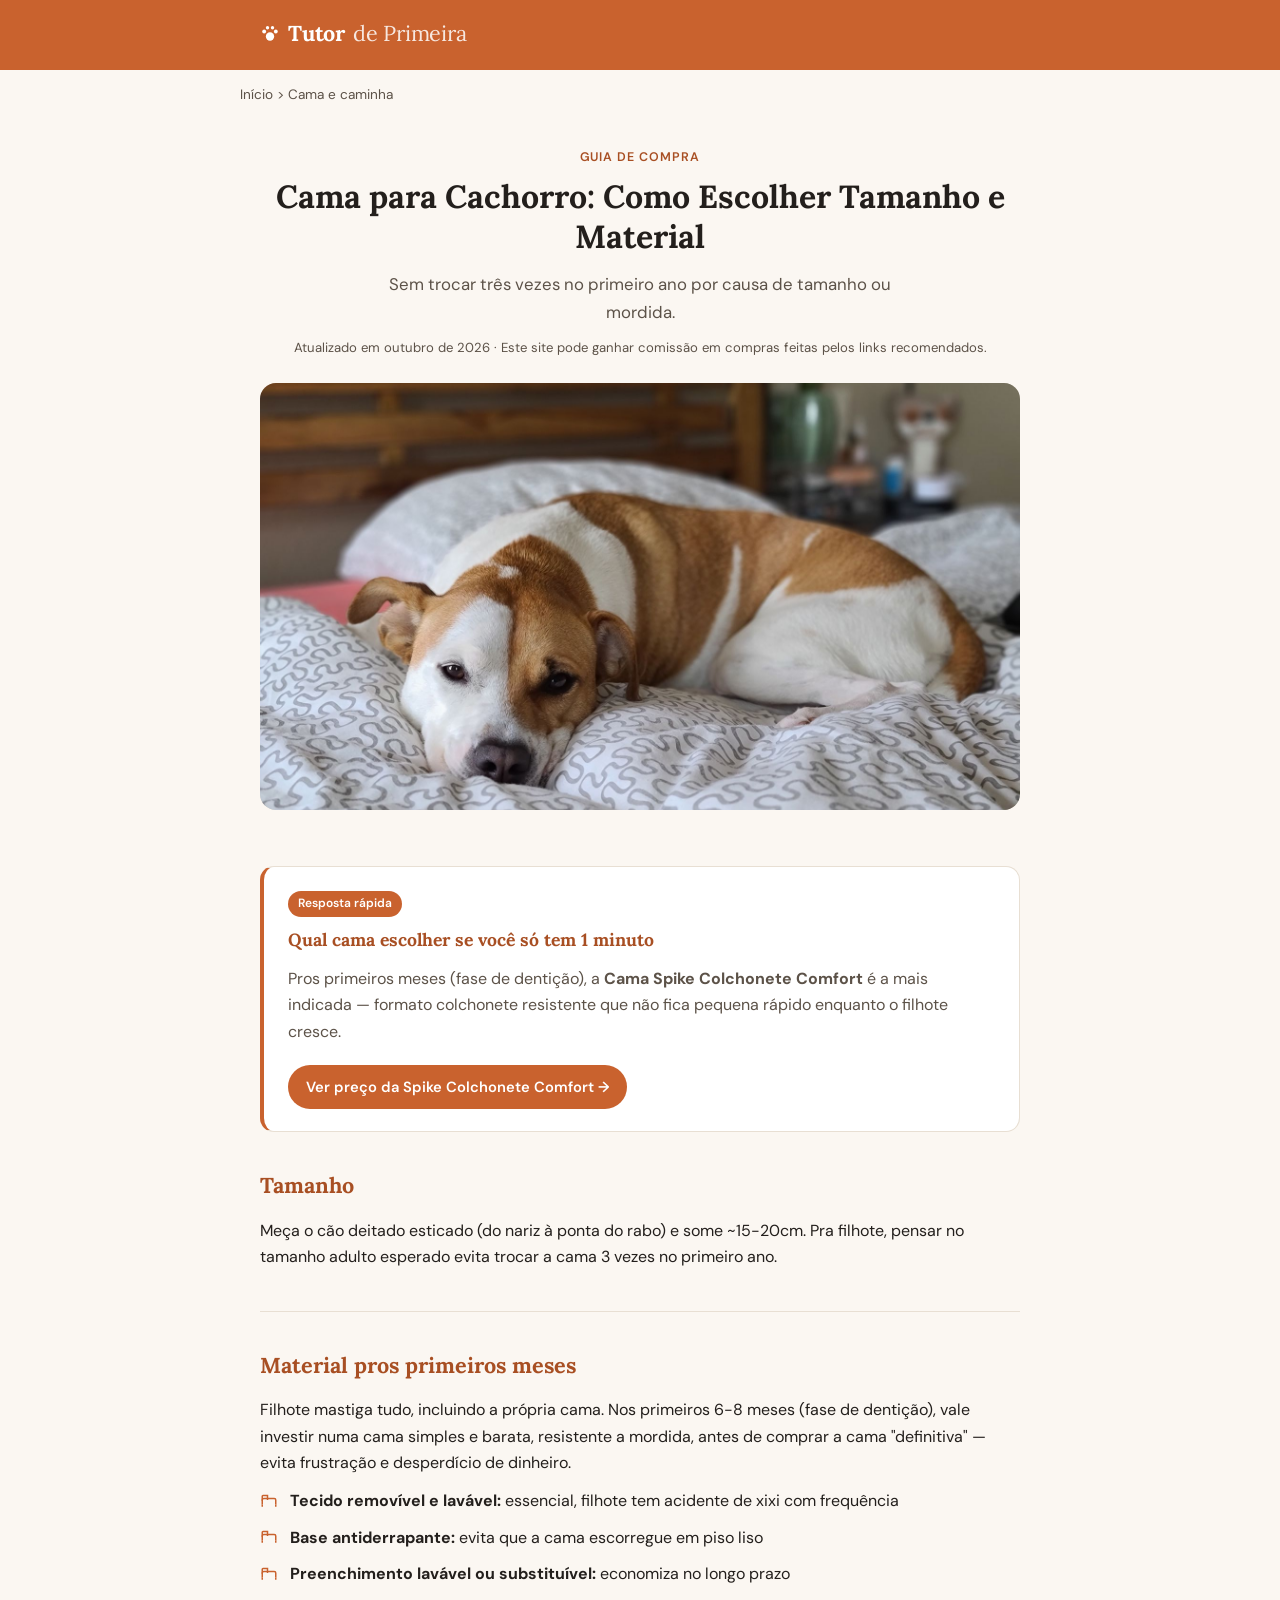
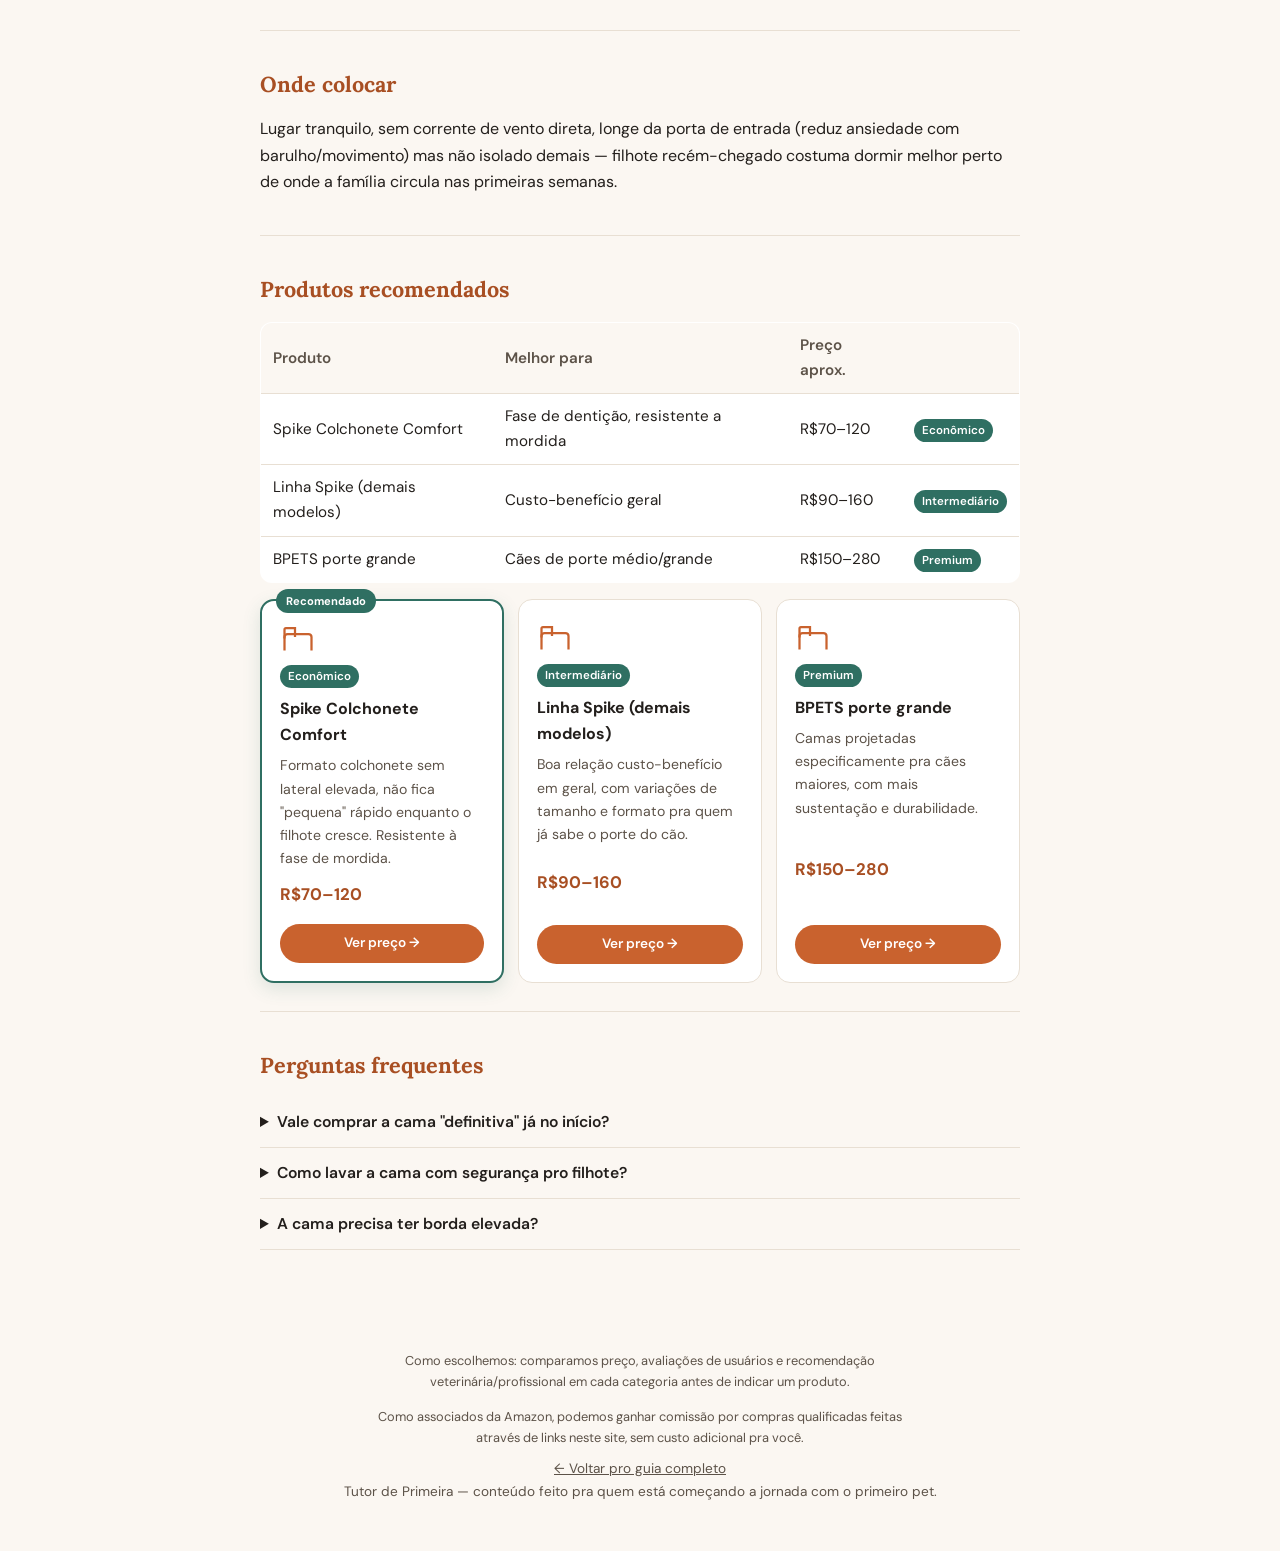
<file: cama-caminha.html>
<!DOCTYPE html>
<html lang="pt-BR">
<head>
<meta charset="UTF-8">
<meta name="viewport" content="width=device-width, initial-scale=1.0">
<title>Cama para Cachorro: Como Escolher Tamanho e Material | Tutor de Primeira</title>
<meta name="description" content="Como escolher cama de cachorro por tamanho e material, o que priorizar na fase de dentição do filhote e onde posicionar em casa.">
<link rel="stylesheet" href="assets/style.css">
<script async src="https://www.googletagmanager.com/gtag/js?id=AW-18495999905"></script>
<script src="assets/analytics.js"></script>
</head>
<body>
<header class="topo"><div class="container"><div class="logo"><a href="index.html" style="color:#fff;text-decoration:none"><svg class="icone" width="20" height="20" viewBox="0 0 24 24" fill="currentColor" aria-hidden="true"><circle cx="12" cy="15" r="5"/><circle cx="5" cy="9" r="2.3"/><circle cx="19" cy="9" r="2.3"/><circle cx="9" cy="4.5" r="2"/><circle cx="15" cy="4.5" r="2"/></svg> Tutor <span>de Primeira</span></a></div></div></header>
<nav class="breadcrumb container"><a href="index.html">Início</a> &gt; Cama e caminha</nav>
<main class="container">
  <div class="hero">
    <p class="kicker">Guia de compra</p>
    <h1>Cama para Cachorro: Como Escolher Tamanho e Material</h1>
    <p class="subtitulo">Sem trocar três vezes no primeiro ano por causa de tamanho ou mordida.</p>
    <p class="disclosure">Atualizado em outubro de 2026 · Este site pode ganhar comissão em compras feitas pelos links recomendados.</p>
    <img class="hero-foto" src="assets/images/cama-caminha.jpg" alt="Cachorro deitado em cama de cachorro" loading="lazy">
  </div>
  <article style="--icone-lista: url(&quot;data:image/svg+xml,%3Csvg xmlns='http://www.w3.org/2000/svg' viewBox='0 0 24 24' fill='none' stroke='black' stroke-width='2'%3E%3Cpath d='M3 18v-6a2 2 0 012-2h14a2 2 0 012 2v6'/%3E%3Cpath d='M3 21v-3M21 21v-3'/%3E%3Cpath d='M3 13V7a1 1 0 011-1h6v6'/%3E%3C/svg%3E&quot;)">

    <div class="resposta-rapida" id="resposta">
      <span class="selo">Resposta rápida</span>
      <h2>Qual cama escolher se você só tem 1 minuto</h2>
      <p>Pros primeiros meses (fase de dentição), a <strong>Cama Spike Colchonete Comfort</strong> é a mais indicada — formato colchonete resistente que não fica pequena rápido enquanto o filhote cresce.</p>
      <a href="https://www.amazon.com.br/s?k=cama+cachorro+spike+colchonete+comfort&tag=tutordeprim09-20" class="cta-link" target="_blank" rel="nofollow sponsored noopener" onclick="gtag('event','conversion',{'send_to':'AW-18495999905/Ku6mCNv_ppIdEKGfyvNE'});">Ver preço da Spike Colchonete Comfort →</a>
    </div>
    <section>
      <h2>Tamanho</h2>
      <p>Meça o cão deitado esticado (do nariz à ponta do rabo) e some ~15-20cm. Pra filhote, pensar no tamanho adulto esperado evita trocar a cama 3 vezes no primeiro ano.</p>
    </section>
    <section>
      <h2>Material pros primeiros meses</h2>
      <p>Filhote mastiga tudo, incluindo a própria cama. Nos primeiros 6-8 meses (fase de dentição), vale investir numa cama simples e barata, resistente a mordida, antes de comprar a cama "definitiva" — evita frustração e desperdício de dinheiro.</p>
      <ul>
        <li><strong>Tecido removível e lavável:</strong> essencial, filhote tem acidente de xixi com frequência</li>
        <li><strong>Base antiderrapante:</strong> evita que a cama escorregue em piso liso</li>
        <li><strong>Preenchimento lavável ou substituível:</strong> economiza no longo prazo</li>
      </ul>
    </section>
    <section>
      <h2>Onde colocar</h2>
      <p>Lugar tranquilo, sem corrente de vento direta, longe da porta de entrada (reduz ansiedade com barulho/movimento) mas não isolado demais — filhote recém-chegado costuma dormir melhor perto de onde a família circula nas primeiras semanas.</p>
    </section>

    <section>
      <h2>Produtos recomendados</h2>
      <table class="tabela-comparativa">
        <tr><th>Produto</th><th>Melhor para</th><th>Preço aprox.</th><th></th></tr>
        <tr><td>Spike Colchonete Comfort</td><td>Fase de dentição, resistente a mordida</td><td>R$70–120</td><td><span class="selo-tag">Econômico</span></td></tr>
        <tr><td>Linha Spike (demais modelos)</td><td>Custo-benefício geral</td><td>R$90–160</td><td><span class="selo-tag">Intermediário</span></td></tr>
        <tr><td>BPETS porte grande</td><td>Cães de porte médio/grande</td><td>R$150–280</td><td><span class="selo-tag">Premium</span></td></tr>
      </table>

      <div class="produtos-grid">
        <div class="produto-card destaque">
          <span class="ribbon">Recomendado</span>
          <svg class="icone" viewBox="0 0 24 24" fill="none" stroke="currentColor" stroke-width="1.5" aria-hidden="true"><path d="M3 18v-6a2 2 0 012-2h14a2 2 0 012 2v6"/><path d="M3 21v-3M21 21v-3"/><path d="M3 13V7a1 1 0 011-1h6v6"/></svg>
          <span class="selo-tag">Econômico</span>
          <h3>Spike Colchonete Comfort</h3>
          <p>Formato colchonete sem lateral elevada, não fica "pequena" rápido enquanto o filhote cresce. Resistente à fase de mordida.</p>
          <p class="preco">R$70–120</p>
          <a href="https://www.amazon.com.br/s?k=cama+cachorro+spike+colchonete+comfort&tag=tutordeprim09-20" class="cta-link" target="_blank" rel="nofollow sponsored noopener" onclick="gtag('event','conversion',{'send_to':'AW-18495999905/Ku6mCNv_ppIdEKGfyvNE'});">Ver preço →</a>
        </div>
        <div class="produto-card">
          <svg class="icone" viewBox="0 0 24 24" fill="none" stroke="currentColor" stroke-width="1.5" aria-hidden="true"><path d="M3 18v-6a2 2 0 012-2h14a2 2 0 012 2v6"/><path d="M3 21v-3M21 21v-3"/><path d="M3 13V7a1 1 0 011-1h6v6"/></svg>
          <span class="selo-tag">Intermediário</span>
          <h3>Linha Spike (demais modelos)</h3>
          <p>Boa relação custo-benefício em geral, com variações de tamanho e formato pra quem já sabe o porte do cão.</p>
          <p class="preco">R$90–160</p>
          <a href="https://www.amazon.com.br/s?k=cama+cachorro+spike&tag=tutordeprim09-20" class="cta-link" target="_blank" rel="nofollow sponsored noopener" onclick="gtag('event','conversion',{'send_to':'AW-18495999905/Ku6mCNv_ppIdEKGfyvNE'});">Ver preço →</a>
        </div>
        <div class="produto-card">
          <svg class="icone" viewBox="0 0 24 24" fill="none" stroke="currentColor" stroke-width="1.5" aria-hidden="true"><path d="M3 18v-6a2 2 0 012-2h14a2 2 0 012 2v6"/><path d="M3 21v-3M21 21v-3"/><path d="M3 13V7a1 1 0 011-1h6v6"/></svg>
          <span class="selo-tag">Premium</span>
          <h3>BPETS porte grande</h3>
          <p>Camas projetadas especificamente pra cães maiores, com mais sustentação e durabilidade.</p>
          <p class="preco">R$150–280</p>
          <a href="https://www.amazon.com.br/s?k=cama+cachorro+bpets+porte+grande&tag=tutordeprim09-20" class="cta-link" target="_blank" rel="nofollow sponsored noopener" onclick="gtag('event','conversion',{'send_to':'AW-18495999905/Ku6mCNv_ppIdEKGfyvNE'});">Ver preço →</a>
        </div>
      </div>
    </section>

    <section class="faq">
      <h2>Perguntas frequentes</h2>
      <details>
        <summary>Vale comprar a cama "definitiva" já no início?</summary>
        <p>Não recomendado. Na fase de dentição (6-8 meses) o risco de o filhote destruir a cama é alto — comece com uma opção simples e resistente, troque depois.</p>
      </details>
      <details>
        <summary>Como lavar a cama com segurança pro filhote?</summary>
        <p>Prefira capas removíveis e laváveis em máquina, com detergente neutro, sem amaciante — alguns filhotes têm sensibilidade de pele a resíduo de amaciante.</p>
      </details>
      <details>
        <summary>A cama precisa ter borda elevada?</summary>
        <p>Não é obrigatório. Modelos tipo colchonete (sem borda) costumam durar mais na fase de crescimento porque não ficam "pequenos" visualmente tão rápido quanto modelos com borda fixa.</p>
      </details>
    </section>

  </article>
</main>
<footer>
  <p class="metodologia">Como escolhemos: comparamos preço, avaliações de usuários e recomendação veterinária/profissional em cada categoria antes de indicar um produto.</p>
  <p class="disclosure-footer">Como associados da Amazon, podemos ganhar comissão por compras qualificadas feitas através de links neste site, sem custo adicional pra você.</p>
  <a href="index.html">← Voltar pro guia completo</a><br>
  Tutor de Primeira — conteúdo feito pra quem está começando a jornada com o primeiro pet.
</footer>

<div class="cta-fixa-mobile">
  <a href="#resposta" class="cta-link">Ver recomendação rápida ↓</a>
</div>
</body>
</html>
</file>
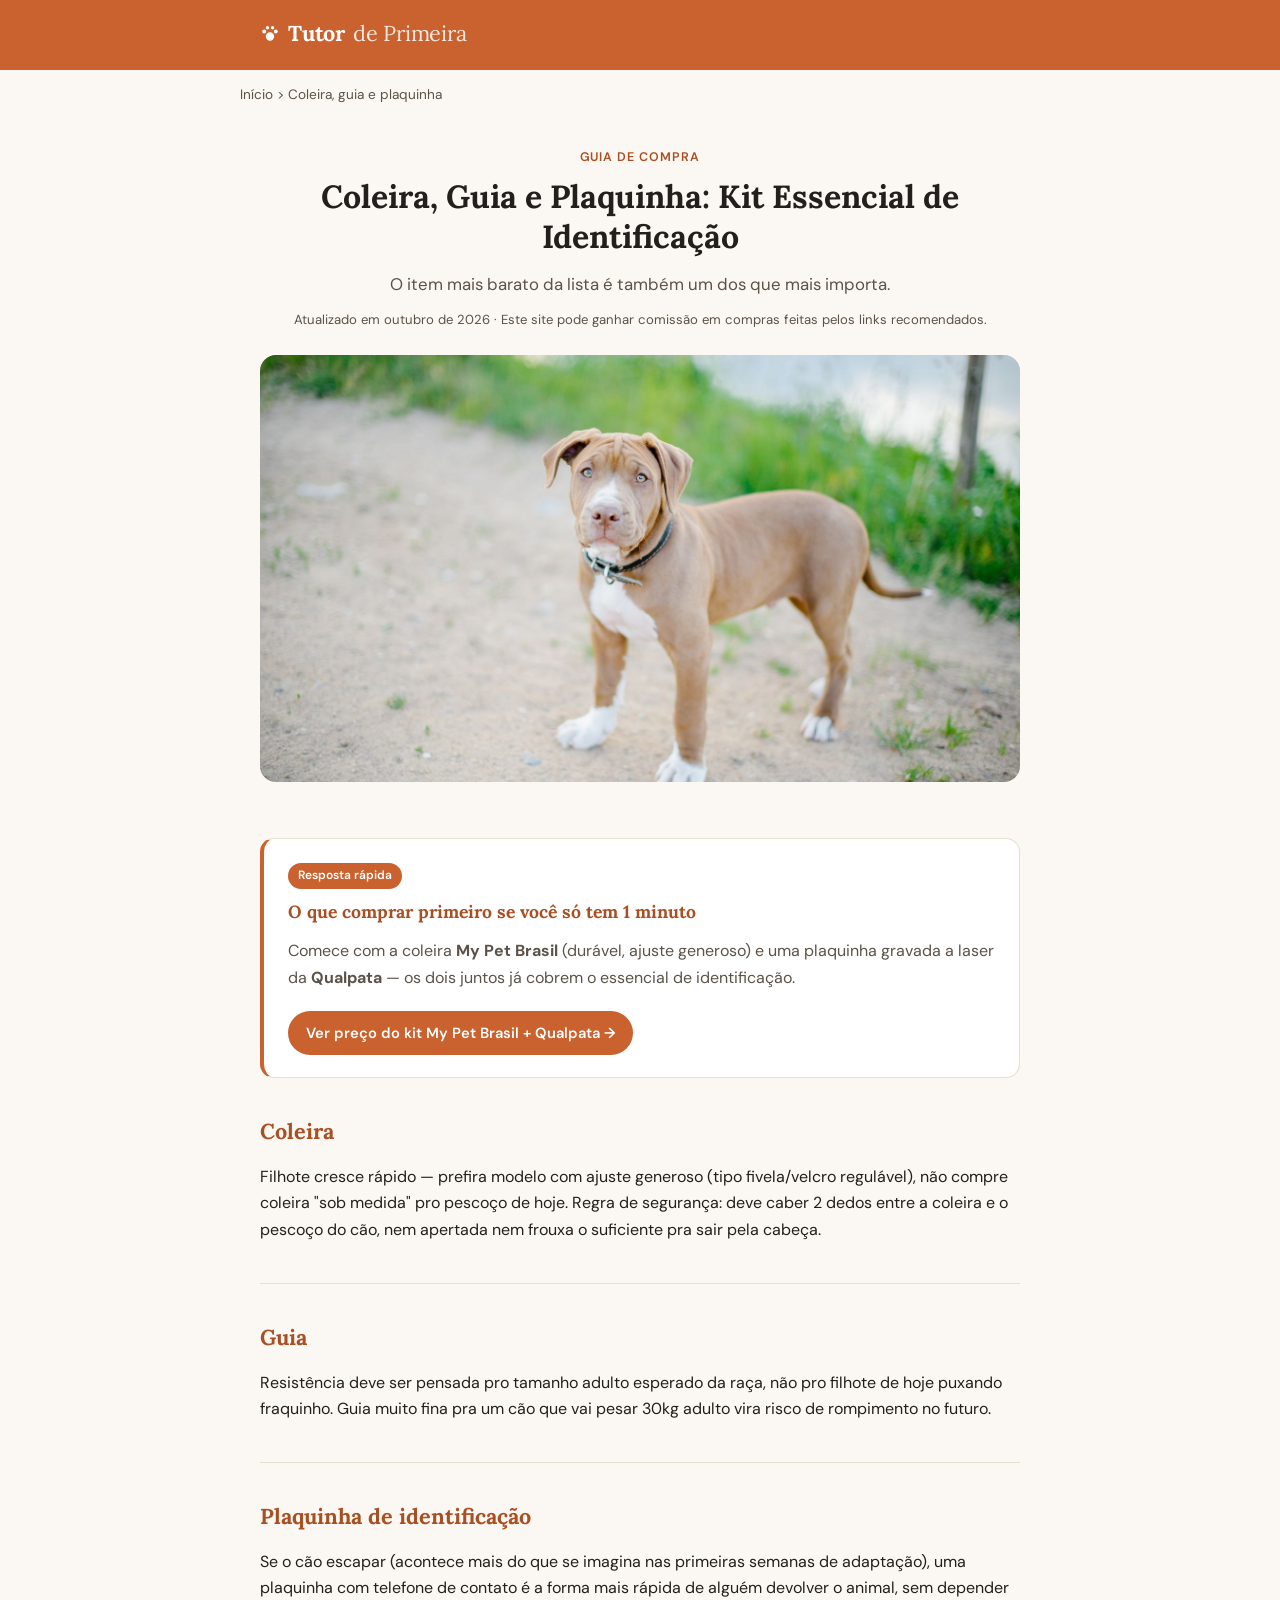
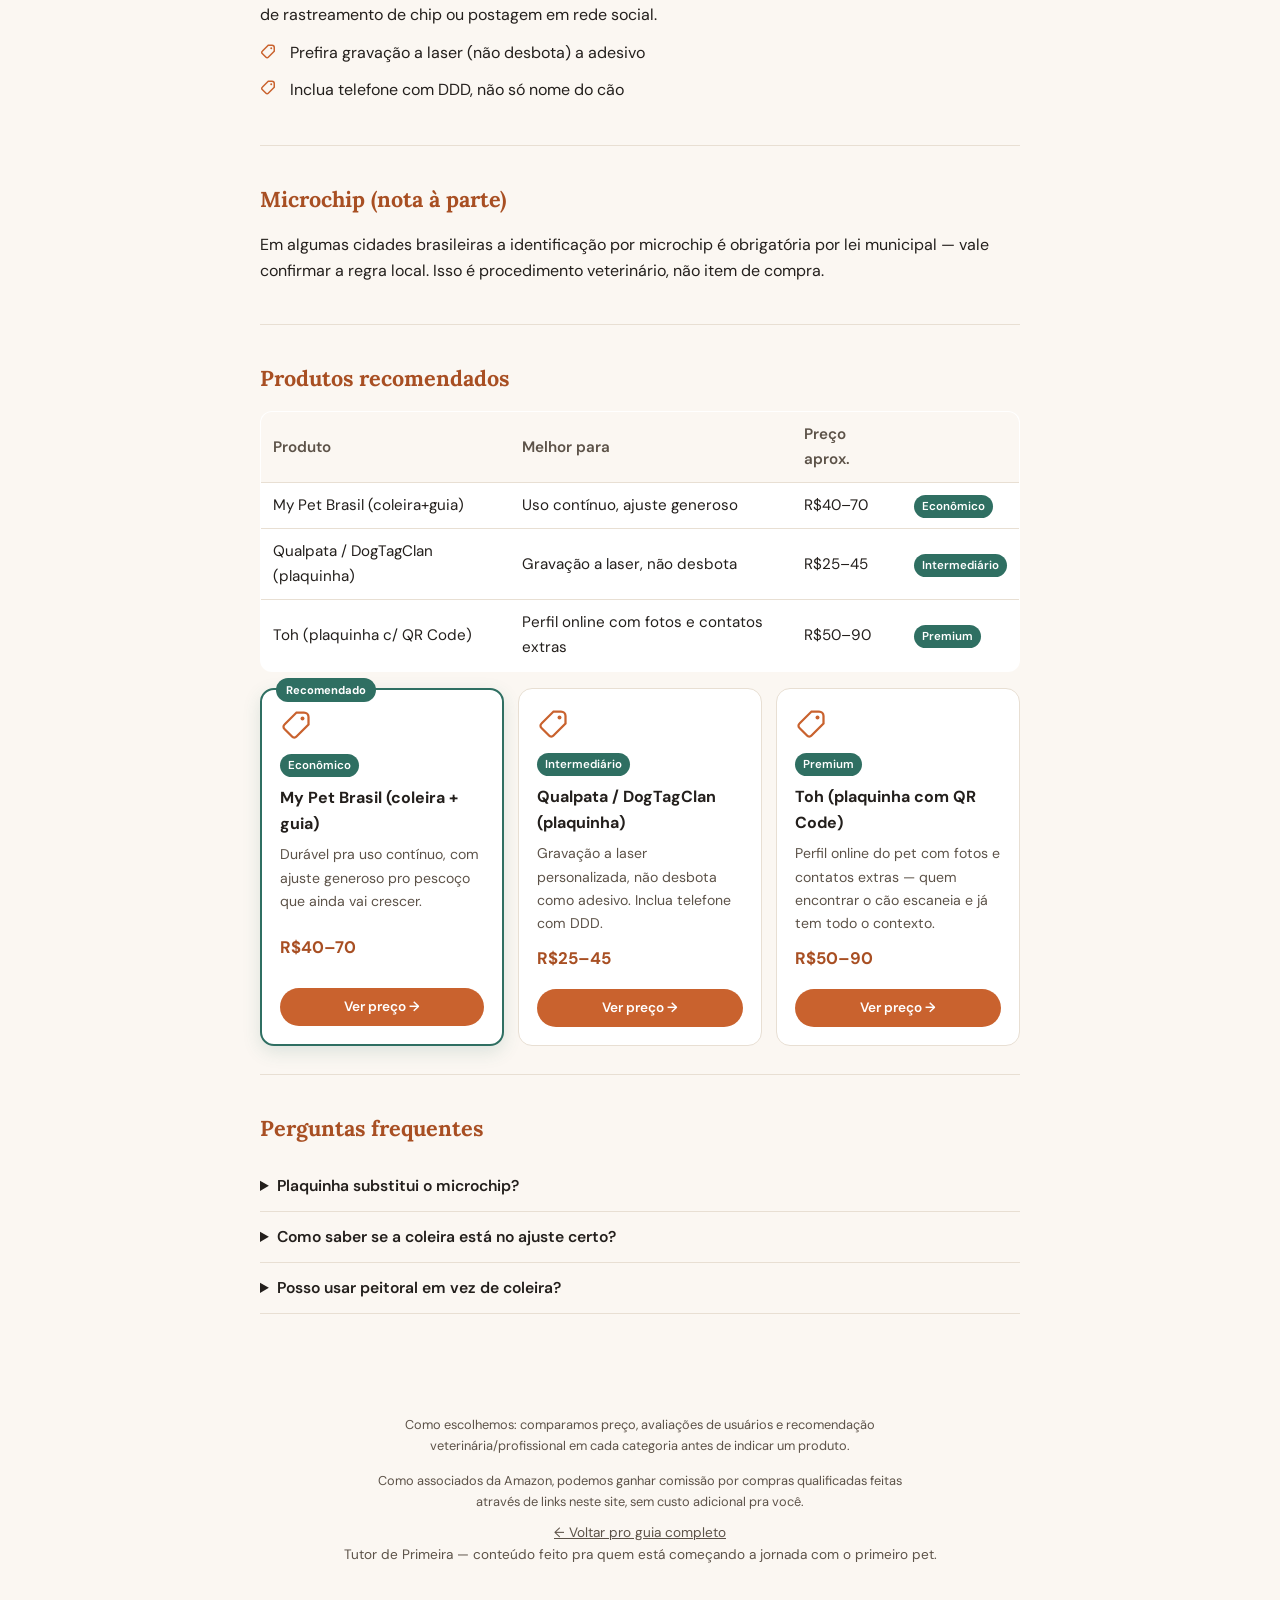
<file: coleira-guia-plaquinha.html>
<!DOCTYPE html>
<html lang="pt-BR">
<head>
<meta charset="UTF-8">
<meta name="viewport" content="width=device-width, initial-scale=1.0">
<title>Coleira, Guia e Plaquinha: Kit Essencial de Identificação | Tutor de Primeira</title>
<meta name="description" content="Como escolher coleira, guia e plaquinha de identificação pro seu filhote, com regra de segurança de ajuste e nota sobre microchip.">
<link rel="stylesheet" href="assets/style.css">
<script async src="https://www.googletagmanager.com/gtag/js?id=AW-18495999905"></script>
<script src="assets/analytics.js"></script>
</head>
<body>
<header class="topo"><div class="container"><div class="logo"><a href="index.html" style="color:#fff;text-decoration:none"><svg class="icone" width="20" height="20" viewBox="0 0 24 24" fill="currentColor" aria-hidden="true"><circle cx="12" cy="15" r="5"/><circle cx="5" cy="9" r="2.3"/><circle cx="19" cy="9" r="2.3"/><circle cx="9" cy="4.5" r="2"/><circle cx="15" cy="4.5" r="2"/></svg> Tutor <span>de Primeira</span></a></div></div></header>
<nav class="breadcrumb container"><a href="index.html">Início</a> &gt; Coleira, guia e plaquinha</nav>
<main class="container">
  <div class="hero">
    <p class="kicker">Guia de compra</p>
    <h1>Coleira, Guia e Plaquinha: Kit Essencial de Identificação</h1>
    <p class="subtitulo">O item mais barato da lista é também um dos que mais importa.</p>
    <p class="disclosure">Atualizado em outubro de 2026 · Este site pode ganhar comissão em compras feitas pelos links recomendados.</p>
    <img class="hero-foto" src="assets/images/coleira-guia-plaquinha.jpg" alt="Cachorro usando coleira ao ar livre" loading="lazy">
  </div>
  <article style="--icone-lista: url(&quot;data:image/svg+xml,%3Csvg xmlns='http://www.w3.org/2000/svg' viewBox='0 0 24 24' fill='none' stroke='black' stroke-width='2'%3E%3Cpath d='M3 11l8-8h5a3 3 0 013 3v5l-8 8a2 2 0 01-3 0l-5-5a2 2 0 010-3z'/%3E%3Ccircle cx='15' cy='7' r='1.3' fill='black' stroke='none'/%3E%3C/svg%3E&quot;)">

    <div class="resposta-rapida" id="resposta">
      <span class="selo">Resposta rápida</span>
      <h2>O que comprar primeiro se você só tem 1 minuto</h2>
      <p>Comece com a coleira <strong>My Pet Brasil</strong> (durável, ajuste generoso) e uma plaquinha gravada a laser da <strong>Qualpata</strong> — os dois juntos já cobrem o essencial de identificação.</p>
      <a href="https://www.amazon.com.br/s?k=coleira+guia+cachorro+my+pet+brasil&tag=tutordeprim09-20" class="cta-link" target="_blank" rel="nofollow sponsored noopener" onclick="gtag('event','conversion',{'send_to':'AW-18495999905/Ku6mCNv_ppIdEKGfyvNE'});">Ver preço do kit My Pet Brasil + Qualpata →</a>
    </div>
    <section>
      <h2>Coleira</h2>
      <p>Filhote cresce rápido — prefira modelo com ajuste generoso (tipo fivela/velcro regulável), não compre coleira "sob medida" pro pescoço de hoje. Regra de segurança: deve caber 2 dedos entre a coleira e o pescoço do cão, nem apertada nem frouxa o suficiente pra sair pela cabeça.</p>
    </section>
    <section>
      <h2>Guia</h2>
      <p>Resistência deve ser pensada pro tamanho adulto esperado da raça, não pro filhote de hoje puxando fraquinho. Guia muito fina pra um cão que vai pesar 30kg adulto vira risco de rompimento no futuro.</p>
    </section>
    <section>
      <h2>Plaquinha de identificação</h2>
      <p>Se o cão escapar (acontece mais do que se imagina nas primeiras semanas de adaptação), uma plaquinha com telefone de contato é a forma mais rápida de alguém devolver o animal, sem depender de rastreamento de chip ou postagem em rede social.</p>
      <ul>
        <li>Prefira gravação a laser (não desbota) a adesivo</li>
        <li>Inclua telefone com DDD, não só nome do cão</li>
      </ul>
    </section>
    <section>
      <h2>Microchip (nota à parte)</h2>
      <p>Em algumas cidades brasileiras a identificação por microchip é obrigatória por lei municipal — vale confirmar a regra local. Isso é procedimento veterinário, não item de compra.</p>
    </section>

    <section>
      <h2>Produtos recomendados</h2>
      <table class="tabela-comparativa">
        <tr><th>Produto</th><th>Melhor para</th><th>Preço aprox.</th><th></th></tr>
        <tr><td>My Pet Brasil (coleira+guia)</td><td>Uso contínuo, ajuste generoso</td><td>R$40–70</td><td><span class="selo-tag">Econômico</span></td></tr>
        <tr><td>Qualpata / DogTagClan (plaquinha)</td><td>Gravação a laser, não desbota</td><td>R$25–45</td><td><span class="selo-tag">Intermediário</span></td></tr>
        <tr><td>Toh (plaquinha c/ QR Code)</td><td>Perfil online com fotos e contatos extras</td><td>R$50–90</td><td><span class="selo-tag">Premium</span></td></tr>
      </table>

      <div class="produtos-grid">
        <div class="produto-card destaque">
          <span class="ribbon">Recomendado</span>
          <svg class="icone" viewBox="0 0 24 24" fill="none" stroke="currentColor" stroke-width="1.5" aria-hidden="true"><path d="M3 11l8-8h5a3 3 0 013 3v5l-8 8a2 2 0 01-3 0l-5-5a2 2 0 010-3z"/><circle cx="15" cy="7" r="1.3" fill="currentColor" stroke="none"/></svg>
          <span class="selo-tag">Econômico</span>
          <h3>My Pet Brasil (coleira + guia)</h3>
          <p>Durável pra uso contínuo, com ajuste generoso pro pescoço que ainda vai crescer.</p>
          <p class="preco">R$40–70</p>
          <a href="https://www.amazon.com.br/s?k=coleira+guia+cachorro+my+pet+brasil&tag=tutordeprim09-20" class="cta-link" target="_blank" rel="nofollow sponsored noopener" onclick="gtag('event','conversion',{'send_to':'AW-18495999905/Ku6mCNv_ppIdEKGfyvNE'});">Ver preço →</a>
        </div>
        <div class="produto-card">
          <svg class="icone" viewBox="0 0 24 24" fill="none" stroke="currentColor" stroke-width="1.5" aria-hidden="true"><path d="M3 11l8-8h5a3 3 0 013 3v5l-8 8a2 2 0 01-3 0l-5-5a2 2 0 010-3z"/><circle cx="15" cy="7" r="1.3" fill="currentColor" stroke="none"/></svg>
          <span class="selo-tag">Intermediário</span>
          <h3>Qualpata / DogTagClan (plaquinha)</h3>
          <p>Gravação a laser personalizada, não desbota como adesivo. Inclua telefone com DDD.</p>
          <p class="preco">R$25–45</p>
          <a href="https://www.amazon.com.br/s?k=plaquinha+identifica%C3%A7%C3%A3o+cachorro+qualpata&tag=tutordeprim09-20" class="cta-link" target="_blank" rel="nofollow sponsored noopener" onclick="gtag('event','conversion',{'send_to':'AW-18495999905/Ku6mCNv_ppIdEKGfyvNE'});">Ver preço →</a>
        </div>
        <div class="produto-card">
          <svg class="icone" viewBox="0 0 24 24" fill="none" stroke="currentColor" stroke-width="1.5" aria-hidden="true"><path d="M3 11l8-8h5a3 3 0 013 3v5l-8 8a2 2 0 01-3 0l-5-5a2 2 0 010-3z"/><circle cx="15" cy="7" r="1.3" fill="currentColor" stroke="none"/></svg>
          <span class="selo-tag">Premium</span>
          <h3>Toh (plaquinha com QR Code)</h3>
          <p>Perfil online do pet com fotos e contatos extras — quem encontrar o cão escaneia e já tem todo o contexto.</p>
          <p class="preco">R$50–90</p>
          <a href="https://www.amazon.com.br/s?k=plaquinha+identifica%C3%A7%C3%A3o+cachorro+qr+code&tag=tutordeprim09-20" class="cta-link" target="_blank" rel="nofollow sponsored noopener" onclick="gtag('event','conversion',{'send_to':'AW-18495999905/Ku6mCNv_ppIdEKGfyvNE'});">Ver preço →</a>
        </div>
      </div>
    </section>

    <section class="faq">
      <h2>Perguntas frequentes</h2>
      <details>
        <summary>Plaquinha substitui o microchip?</summary>
        <p>Não. São complementares — a plaquinha permite devolução rápida por qualquer pessoa, já o microchip é identificação oficial/legal (obrigatória em algumas cidades) feita pelo veterinário.</p>
      </details>
      <details>
        <summary>Como saber se a coleira está no ajuste certo?</summary>
        <p>Regra prática: deve caber 2 dedos entre a coleira e o pescoço do cão — nem apertada, nem frouxa a ponto de sair pela cabeça.</p>
      </details>
      <details>
        <summary>Posso usar peitoral em vez de coleira?</summary>
        <p>Sim, e pra algumas raças (como as com traqueia sensível) é até mais indicado. A plaquinha de identificação, porém, deve continuar na coleira ou numa guia, não só no peitoral.</p>
      </details>
    </section>

  </article>
</main>
<footer>
  <p class="metodologia">Como escolhemos: comparamos preço, avaliações de usuários e recomendação veterinária/profissional em cada categoria antes de indicar um produto.</p>
  <p class="disclosure-footer">Como associados da Amazon, podemos ganhar comissão por compras qualificadas feitas através de links neste site, sem custo adicional pra você.</p>
  <a href="index.html">← Voltar pro guia completo</a><br>
  Tutor de Primeira — conteúdo feito pra quem está começando a jornada com o primeiro pet.
</footer>

<div class="cta-fixa-mobile">
  <a href="#resposta" class="cta-link">Ver recomendação rápida ↓</a>
</div>
</body>
</html>
</file>
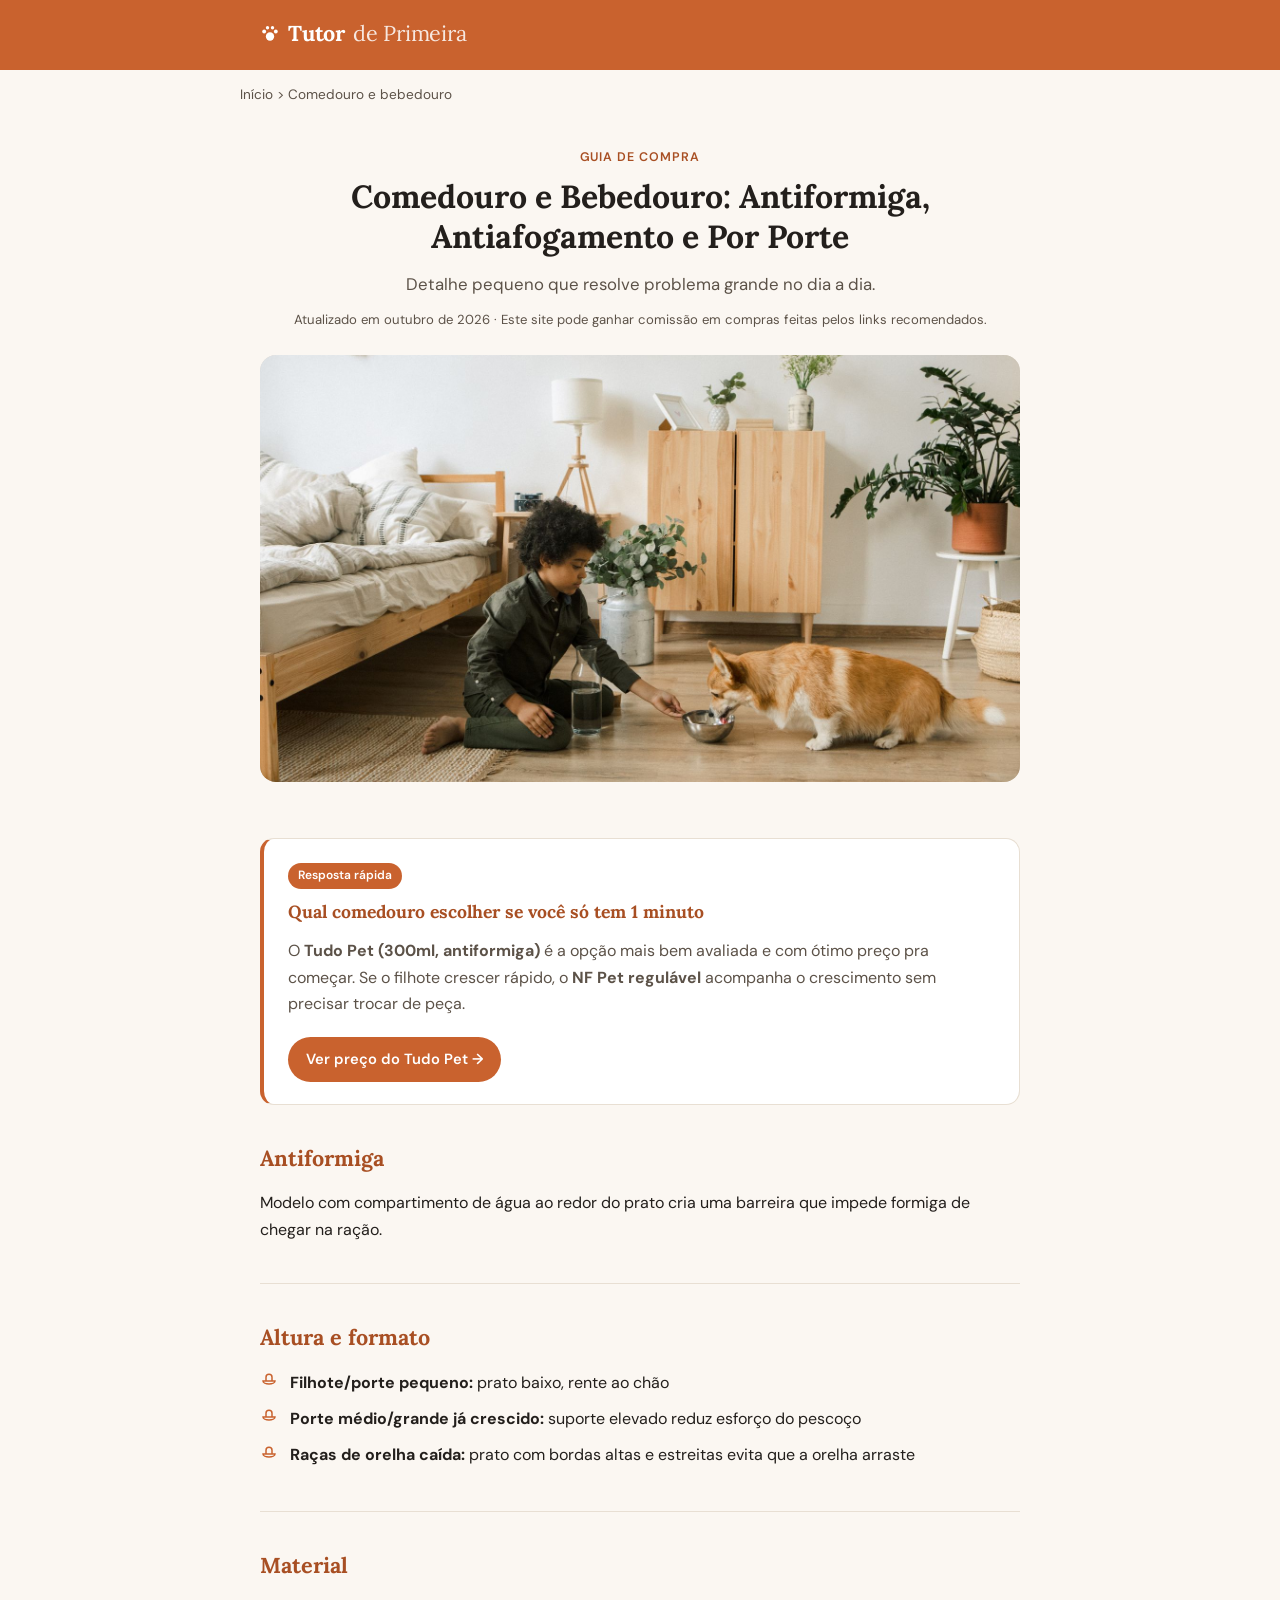
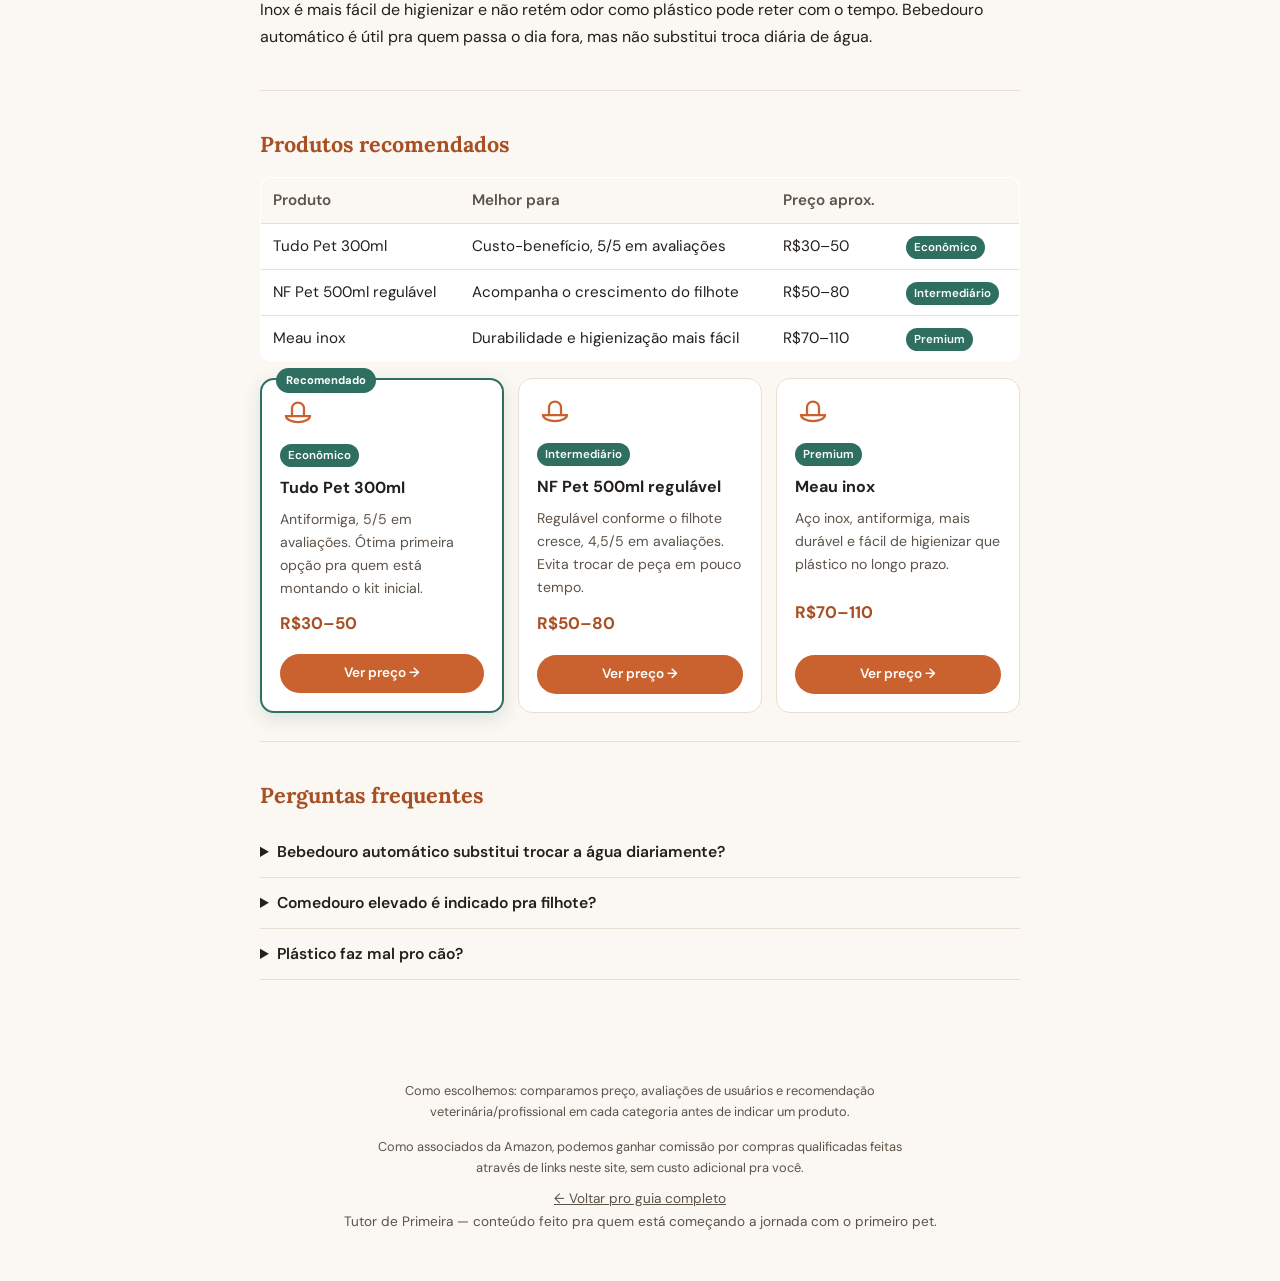
<file: comedouro-bebedouro.html>
<!DOCTYPE html>
<html lang="pt-BR">
<head>
<meta charset="UTF-8">
<meta name="viewport" content="width=device-width, initial-scale=1.0">
<title>Comedouro e Bebedouro: Antiformiga e Por Porte | Tutor de Primeira</title>
<meta name="description" content="Como escolher comedouro e bebedouro antiformiga, altura por porte e material, incluindo nota pra raças de orelha caída.">
<link rel="stylesheet" href="assets/style.css">
<script async src="https://www.googletagmanager.com/gtag/js?id=AW-18495999905"></script>
<script src="assets/analytics.js"></script>
</head>
<body>
<header class="topo"><div class="container"><div class="logo"><a href="index.html" style="color:#fff;text-decoration:none"><svg class="icone" width="20" height="20" viewBox="0 0 24 24" fill="currentColor" aria-hidden="true"><circle cx="12" cy="15" r="5"/><circle cx="5" cy="9" r="2.3"/><circle cx="19" cy="9" r="2.3"/><circle cx="9" cy="4.5" r="2"/><circle cx="15" cy="4.5" r="2"/></svg> Tutor <span>de Primeira</span></a></div></div></header>
<nav class="breadcrumb container"><a href="index.html">Início</a> &gt; Comedouro e bebedouro</nav>
<main class="container">
  <div class="hero">
    <p class="kicker">Guia de compra</p>
    <h1>Comedouro e Bebedouro: Antiformiga, Antiafogamento e Por Porte</h1>
    <p class="subtitulo">Detalhe pequeno que resolve problema grande no dia a dia.</p>
    <p class="disclosure">Atualizado em outubro de 2026 · Este site pode ganhar comissão em compras feitas pelos links recomendados.</p>
    <img class="hero-foto" src="assets/images/comedouro-bebedouro.jpg" alt="Criança dando água para cachorro em tigela" loading="lazy" style="object-position: center 60%">
  </div>
  <article style="--icone-lista: url(&quot;data:image/svg+xml,%3Csvg xmlns='http://www.w3.org/2000/svg' viewBox='0 0 24 24' fill='none' stroke='black' stroke-width='2'%3E%3Cpath d='M4 12h16a8 4 0 01-16 0z'/%3E%3Cpath d='M8 12V7a4 4 0 118 0v5'/%3E%3C/svg%3E&quot;)">

    <div class="resposta-rapida" id="resposta">
      <span class="selo">Resposta rápida</span>
      <h2>Qual comedouro escolher se você só tem 1 minuto</h2>
      <p>O <strong>Tudo Pet (300ml, antiformiga)</strong> é a opção mais bem avaliada e com ótimo preço pra começar. Se o filhote crescer rápido, o <strong>NF Pet regulável</strong> acompanha o crescimento sem precisar trocar de peça.</p>
      <a href="https://www.amazon.com.br/s?k=comedouro+antiformiga+tudo+pet&tag=tutordeprim09-20" class="cta-link" target="_blank" rel="nofollow sponsored noopener" onclick="gtag('event','conversion',{'send_to':'AW-18495999905/Ku6mCNv_ppIdEKGfyvNE'});">Ver preço do Tudo Pet →</a>
    </div>
    <section>
      <h2>Antiformiga</h2>
      <p>Modelo com compartimento de água ao redor do prato cria uma barreira que impede formiga de chegar na ração.</p>
    </section>
    <section>
      <h2>Altura e formato</h2>
      <ul>
        <li><strong>Filhote/porte pequeno:</strong> prato baixo, rente ao chão</li>
        <li><strong>Porte médio/grande já crescido:</strong> suporte elevado reduz esforço do pescoço</li>
        <li><strong>Raças de orelha caída:</strong> prato com bordas altas e estreitas evita que a orelha arraste</li>
      </ul>
    </section>
    <section>
      <h2>Material</h2>
      <p>Inox é mais fácil de higienizar e não retém odor como plástico pode reter com o tempo. Bebedouro automático é útil pra quem passa o dia fora, mas não substitui troca diária de água.</p>
    </section>

    <section>
      <h2>Produtos recomendados</h2>
      <table class="tabela-comparativa">
        <tr><th>Produto</th><th>Melhor para</th><th>Preço aprox.</th><th></th></tr>
        <tr><td>Tudo Pet 300ml</td><td>Custo-benefício, 5/5 em avaliações</td><td>R$30–50</td><td><span class="selo-tag">Econômico</span></td></tr>
        <tr><td>NF Pet 500ml regulável</td><td>Acompanha o crescimento do filhote</td><td>R$50–80</td><td><span class="selo-tag">Intermediário</span></td></tr>
        <tr><td>Meau inox</td><td>Durabilidade e higienização mais fácil</td><td>R$70–110</td><td><span class="selo-tag">Premium</span></td></tr>
      </table>

      <div class="produtos-grid">
        <div class="produto-card destaque">
          <span class="ribbon">Recomendado</span>
          <svg class="icone" viewBox="0 0 24 24" fill="none" stroke="currentColor" stroke-width="1.5" aria-hidden="true"><path d="M4 12h16a8 4 0 01-16 0z"/><path d="M8 12V7a4 4 0 118 0v5"/></svg>
          <span class="selo-tag">Econômico</span>
          <h3>Tudo Pet 300ml</h3>
          <p>Antiformiga, 5/5 em avaliações. Ótima primeira opção pra quem está montando o kit inicial.</p>
          <p class="preco">R$30–50</p>
          <a href="https://www.amazon.com.br/s?k=comedouro+antiformiga+tudo+pet&tag=tutordeprim09-20" class="cta-link" target="_blank" rel="nofollow sponsored noopener" onclick="gtag('event','conversion',{'send_to':'AW-18495999905/Ku6mCNv_ppIdEKGfyvNE'});">Ver preço →</a>
        </div>
        <div class="produto-card">
          <svg class="icone" viewBox="0 0 24 24" fill="none" stroke="currentColor" stroke-width="1.5" aria-hidden="true"><path d="M4 12h16a8 4 0 01-16 0z"/><path d="M8 12V7a4 4 0 118 0v5"/></svg>
          <span class="selo-tag">Intermediário</span>
          <h3>NF Pet 500ml regulável</h3>
          <p>Regulável conforme o filhote cresce, 4,5/5 em avaliações. Evita trocar de peça em pouco tempo.</p>
          <p class="preco">R$50–80</p>
          <a href="https://www.amazon.com.br/s?k=comedouro+bebedouro+nf+pet+regul%C3%A1vel&tag=tutordeprim09-20" class="cta-link" target="_blank" rel="nofollow sponsored noopener" onclick="gtag('event','conversion',{'send_to':'AW-18495999905/Ku6mCNv_ppIdEKGfyvNE'});">Ver preço →</a>
        </div>
        <div class="produto-card">
          <svg class="icone" viewBox="0 0 24 24" fill="none" stroke="currentColor" stroke-width="1.5" aria-hidden="true"><path d="M4 12h16a8 4 0 01-16 0z"/><path d="M8 12V7a4 4 0 118 0v5"/></svg>
          <span class="selo-tag">Premium</span>
          <h3>Meau inox</h3>
          <p>Aço inox, antiformiga, mais durável e fácil de higienizar que plástico no longo prazo.</p>
          <p class="preco">R$70–110</p>
          <a href="https://www.amazon.com.br/s?k=comedouro+inox+antiformiga+meau&tag=tutordeprim09-20" class="cta-link" target="_blank" rel="nofollow sponsored noopener" onclick="gtag('event','conversion',{'send_to':'AW-18495999905/Ku6mCNv_ppIdEKGfyvNE'});">Ver preço →</a>
        </div>
      </div>
    </section>

    <section class="faq">
      <h2>Perguntas frequentes</h2>
      <details>
        <summary>Bebedouro automático substitui trocar a água diariamente?</summary>
        <p>Não. Mesmo com bebedouro automático, vale trocar e higienizar a água e o reservatório todo dia, pra evitar acúmulo de bactéria.</p>
      </details>
      <details>
        <summary>Comedouro elevado é indicado pra filhote?</summary>
        <p>Geralmente não — prato baixo rente ao chão é mais seguro e confortável pra filhote pequeno. Suporte elevado costuma ser indicado só depois que o cão já está maior.</p>
      </details>
      <details>
        <summary>Plástico faz mal pro cão?</summary>
        <p>Não necessariamente, mas plástico de baixa qualidade pode reter odor e bactéria com o tempo, além de alguns cães terem sensibilidade (acne de queixo). Inox é a opção mais segura no longo prazo.</p>
      </details>
    </section>

  </article>
</main>
<footer>
  <p class="metodologia">Como escolhemos: comparamos preço, avaliações de usuários e recomendação veterinária/profissional em cada categoria antes de indicar um produto.</p>
  <p class="disclosure-footer">Como associados da Amazon, podemos ganhar comissão por compras qualificadas feitas através de links neste site, sem custo adicional pra você.</p>
  <a href="index.html">← Voltar pro guia completo</a><br>
  Tutor de Primeira — conteúdo feito pra quem está começando a jornada com o primeiro pet.
</footer>

<div class="cta-fixa-mobile">
  <a href="#resposta" class="cta-link">Ver recomendação rápida ↓</a>
</div>
</body>
</html>
</file>
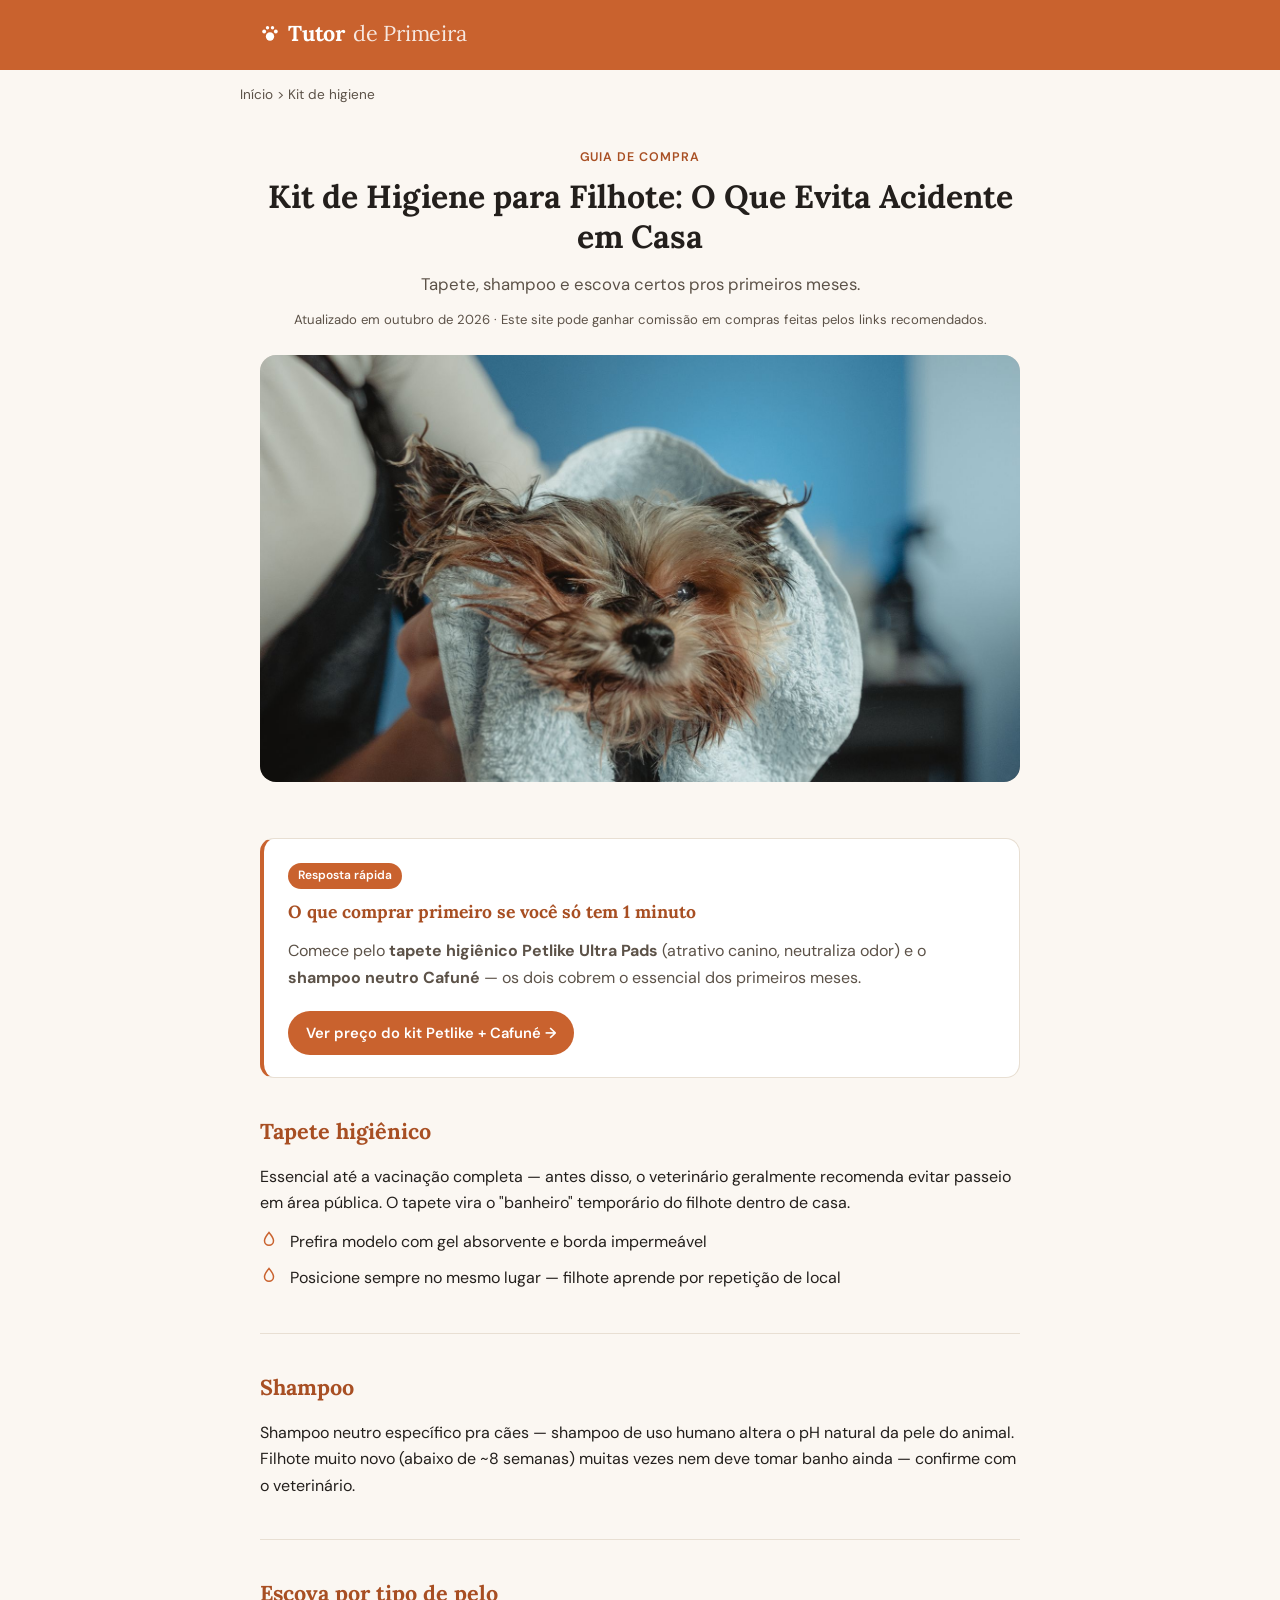
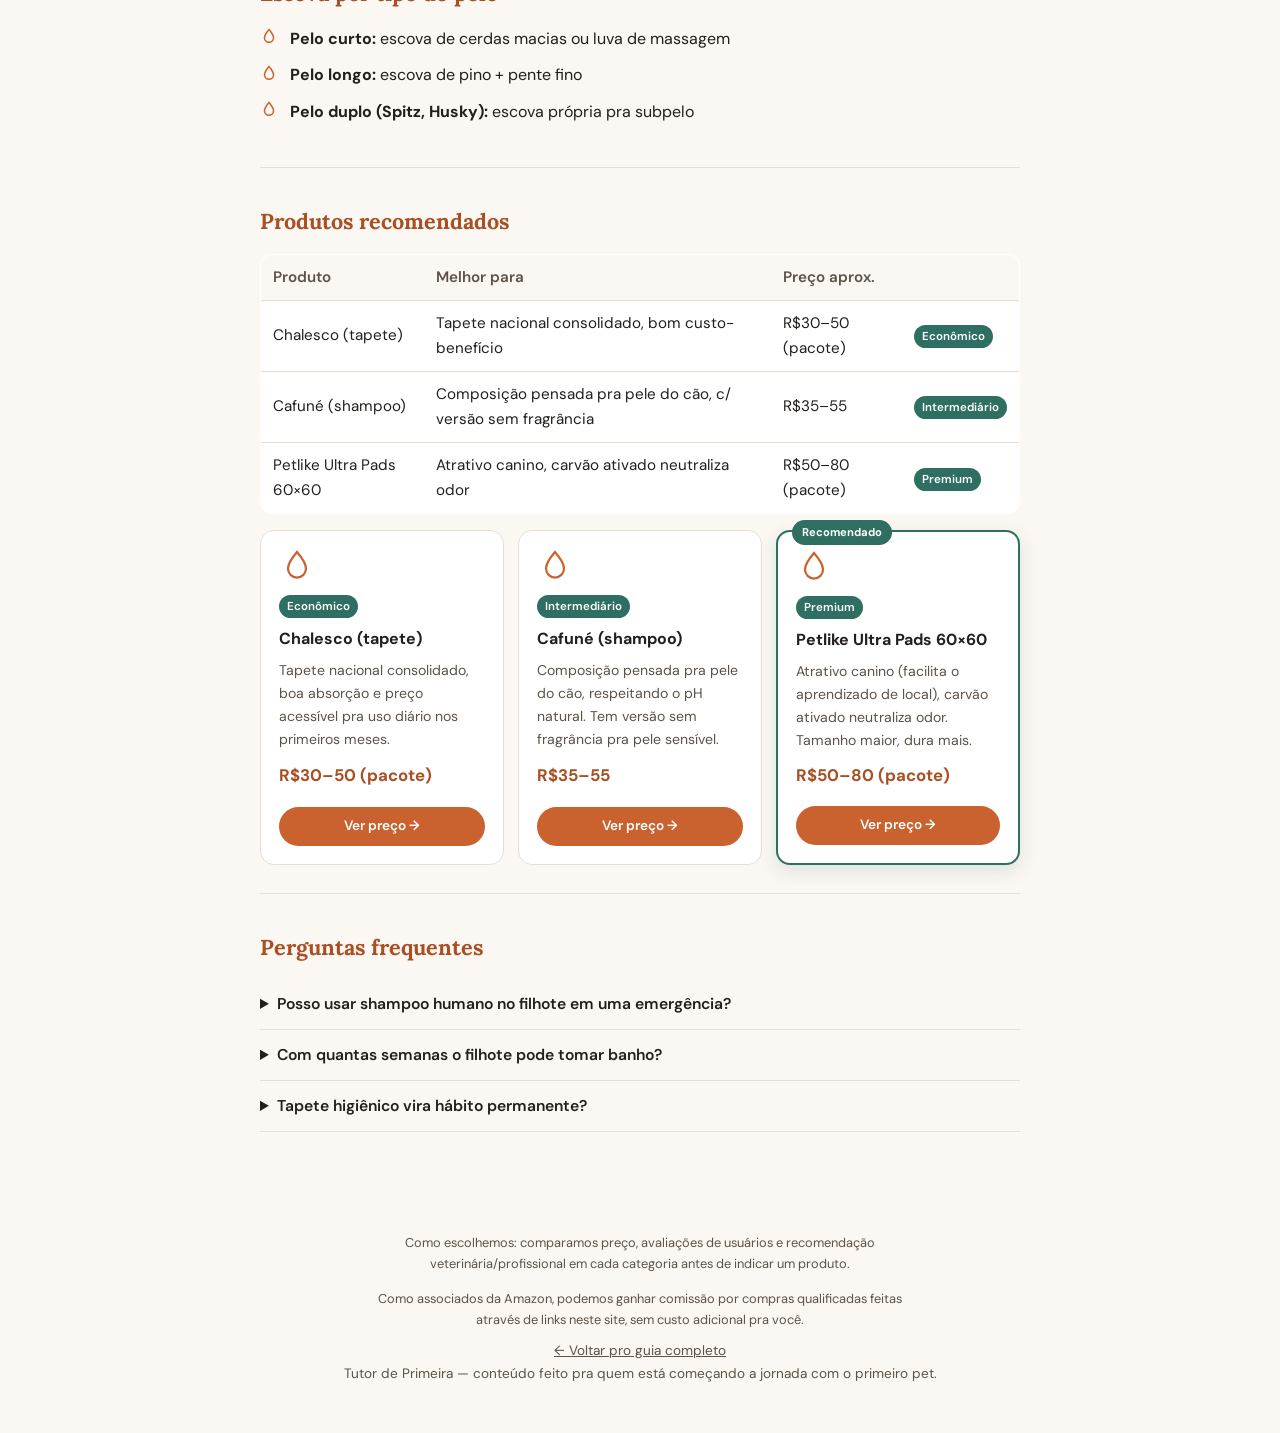
<file: kit-higiene.html>
<!DOCTYPE html>
<html lang="pt-BR">
<head>
<meta charset="UTF-8">
<meta name="viewport" content="width=device-width, initial-scale=1.0">
<title>Kit de Higiene para Filhote: O Que Evita Acidente em Casa | Tutor de Primeira</title>
<meta name="description" content="Tapete higiênico, shampoo neutro e escova por tipo de pelo — o kit de higiene essencial pros primeiros meses do filhote.">
<link rel="stylesheet" href="assets/style.css">
<script async src="https://www.googletagmanager.com/gtag/js?id=AW-18495999905"></script>
<script src="assets/analytics.js"></script>
</head>
<body>
<header class="topo"><div class="container"><div class="logo"><a href="index.html" style="color:#fff;text-decoration:none"><svg class="icone" width="20" height="20" viewBox="0 0 24 24" fill="currentColor" aria-hidden="true"><circle cx="12" cy="15" r="5"/><circle cx="5" cy="9" r="2.3"/><circle cx="19" cy="9" r="2.3"/><circle cx="9" cy="4.5" r="2"/><circle cx="15" cy="4.5" r="2"/></svg> Tutor <span>de Primeira</span></a></div></div></header>
<nav class="breadcrumb container"><a href="index.html">Início</a> &gt; Kit de higiene</nav>
<main class="container">
  <div class="hero">
    <p class="kicker">Guia de compra</p>
    <h1>Kit de Higiene para Filhote: O Que Evita Acidente em Casa</h1>
    <p class="subtitulo">Tapete, shampoo e escova certos pros primeiros meses.</p>
    <p class="disclosure">Atualizado em outubro de 2026 · Este site pode ganhar comissão em compras feitas pelos links recomendados.</p>
    <img class="hero-foto" src="assets/images/kit-higiene.jpg" alt="Filhote de cachorro enrolado em toalha após o banho" loading="lazy" style="object-position: center 40%">
  </div>
  <article style="--icone-lista: url(&quot;data:image/svg+xml,%3Csvg xmlns='http://www.w3.org/2000/svg' viewBox='0 0 24 24' fill='none' stroke='black' stroke-width='2'%3E%3Cpath d='M12 2s6 7 6 11a6 6 0 11-12 0c0-4 6-11 6-11z'/%3E%3C/svg%3E&quot;)">

    <div class="resposta-rapida" id="resposta">
      <span class="selo">Resposta rápida</span>
      <h2>O que comprar primeiro se você só tem 1 minuto</h2>
      <p>Comece pelo <strong>tapete higiênico Petlike Ultra Pads</strong> (atrativo canino, neutraliza odor) e o <strong>shampoo neutro Cafuné</strong> — os dois cobrem o essencial dos primeiros meses.</p>
      <a href="https://www.amazon.com.br/s?k=tapete+higi%C3%AAnico+petlike+ultra+pads&tag=tutordeprim09-20" class="cta-link" target="_blank" rel="nofollow sponsored noopener" onclick="gtag('event','conversion',{'send_to':'AW-18495999905/Ku6mCNv_ppIdEKGfyvNE'});">Ver preço do kit Petlike + Cafuné →</a>
    </div>
    <section>
      <h2>Tapete higiênico</h2>
      <p>Essencial até a vacinação completa — antes disso, o veterinário geralmente recomenda evitar passeio em área pública. O tapete vira o "banheiro" temporário do filhote dentro de casa.</p>
      <ul>
        <li>Prefira modelo com gel absorvente e borda impermeável</li>
        <li>Posicione sempre no mesmo lugar — filhote aprende por repetição de local</li>
      </ul>
    </section>
    <section>
      <h2>Shampoo</h2>
      <p>Shampoo neutro específico pra cães — shampoo de uso humano altera o pH natural da pele do animal. Filhote muito novo (abaixo de ~8 semanas) muitas vezes nem deve tomar banho ainda — confirme com o veterinário.</p>
    </section>
    <section>
      <h2>Escova por tipo de pelo</h2>
      <ul>
        <li><strong>Pelo curto:</strong> escova de cerdas macias ou luva de massagem</li>
        <li><strong>Pelo longo:</strong> escova de pino + pente fino</li>
        <li><strong>Pelo duplo (Spitz, Husky):</strong> escova própria pra subpelo</li>
      </ul>
    </section>

    <section>
      <h2>Produtos recomendados</h2>
      <table class="tabela-comparativa">
        <tr><th>Produto</th><th>Melhor para</th><th>Preço aprox.</th><th></th></tr>
        <tr><td>Chalesco (tapete)</td><td>Tapete nacional consolidado, bom custo-benefício</td><td>R$30–50 (pacote)</td><td><span class="selo-tag">Econômico</span></td></tr>
        <tr><td>Cafuné (shampoo)</td><td>Composição pensada pra pele do cão, c/ versão sem fragrância</td><td>R$35–55</td><td><span class="selo-tag">Intermediário</span></td></tr>
        <tr><td>Petlike Ultra Pads 60×60</td><td>Atrativo canino, carvão ativado neutraliza odor</td><td>R$50–80 (pacote)</td><td><span class="selo-tag">Premium</span></td></tr>
      </table>

      <div class="produtos-grid">
        <div class="produto-card">
          <svg class="icone" viewBox="0 0 24 24" fill="none" stroke="currentColor" stroke-width="1.5" aria-hidden="true"><path d="M12 2s6 7 6 11a6 6 0 11-12 0c0-4 6-11 6-11z"/></svg>
          <span class="selo-tag">Econômico</span>
          <h3>Chalesco (tapete)</h3>
          <p>Tapete nacional consolidado, boa absorção e preço acessível pra uso diário nos primeiros meses.</p>
          <p class="preco">R$30–50 (pacote)</p>
          <a href="https://www.amazon.com.br/s?k=tapete+higi%C3%AAnico+chalesco&tag=tutordeprim09-20" class="cta-link" target="_blank" rel="nofollow sponsored noopener" onclick="gtag('event','conversion',{'send_to':'AW-18495999905/Ku6mCNv_ppIdEKGfyvNE'});">Ver preço →</a>
        </div>
        <div class="produto-card">
          <svg class="icone" viewBox="0 0 24 24" fill="none" stroke="currentColor" stroke-width="1.5" aria-hidden="true"><path d="M12 2s6 7 6 11a6 6 0 11-12 0c0-4 6-11 6-11z"/></svg>
          <span class="selo-tag">Intermediário</span>
          <h3>Cafuné (shampoo)</h3>
          <p>Composição pensada pra pele do cão, respeitando o pH natural. Tem versão sem fragrância pra pele sensível.</p>
          <p class="preco">R$35–55</p>
          <a href="https://www.amazon.com.br/s?k=shampoo+neutro+cachorro+cafun%C3%A9&tag=tutordeprim09-20" class="cta-link" target="_blank" rel="nofollow sponsored noopener" onclick="gtag('event','conversion',{'send_to':'AW-18495999905/Ku6mCNv_ppIdEKGfyvNE'});">Ver preço →</a>
        </div>
        <div class="produto-card destaque">
          <span class="ribbon">Recomendado</span>
          <svg class="icone" viewBox="0 0 24 24" fill="none" stroke="currentColor" stroke-width="1.5" aria-hidden="true"><path d="M12 2s6 7 6 11a6 6 0 11-12 0c0-4 6-11 6-11z"/></svg>
          <span class="selo-tag">Premium</span>
          <h3>Petlike Ultra Pads 60×60</h3>
          <p>Atrativo canino (facilita o aprendizado de local), carvão ativado neutraliza odor. Tamanho maior, dura mais.</p>
          <p class="preco">R$50–80 (pacote)</p>
          <a href="https://www.amazon.com.br/s?k=tapete+higi%C3%AAnico+petlike+ultra+pads&tag=tutordeprim09-20" class="cta-link" target="_blank" rel="nofollow sponsored noopener" onclick="gtag('event','conversion',{'send_to':'AW-18495999905/Ku6mCNv_ppIdEKGfyvNE'});">Ver preço →</a>
        </div>
      </div>
    </section>

    <section class="faq">
      <h2>Perguntas frequentes</h2>
      <details>
        <summary>Posso usar shampoo humano no filhote em uma emergência?</summary>
        <p>Evite — shampoo humano altera o pH natural da pele do cão e pode causar irritação. Se for realmente emergencial, prefira um sabão neutro infantil em quantidade mínima, e troque pro shampoo próprio assim que possível.</p>
      </details>
      <details>
        <summary>Com quantas semanas o filhote pode tomar banho?</summary>
        <p>Geralmente a partir de 8 semanas, mas confirme com o veterinário na primeira consulta — depende do estado de saúde e calendário de vacina do filhote.</p>
      </details>
      <details>
        <summary>Tapete higiênico vira hábito permanente?</summary>
        <p>Não necessariamente. Muitos tutores usam o tapete só até a vacinação completa e os passeios externos começarem, migrando o cão pra fazer necessidades na rua depois disso.</p>
      </details>
    </section>

  </article>
</main>
<footer>
  <p class="metodologia">Como escolhemos: comparamos preço, avaliações de usuários e recomendação veterinária/profissional em cada categoria antes de indicar um produto.</p>
  <p class="disclosure-footer">Como associados da Amazon, podemos ganhar comissão por compras qualificadas feitas através de links neste site, sem custo adicional pra você.</p>
  <a href="index.html">← Voltar pro guia completo</a><br>
  Tutor de Primeira — conteúdo feito pra quem está começando a jornada com o primeiro pet.
</footer>

<div class="cta-fixa-mobile">
  <a href="#resposta" class="cta-link">Ver recomendação rápida ↓</a>
</div>
</body>
</html>
</file>
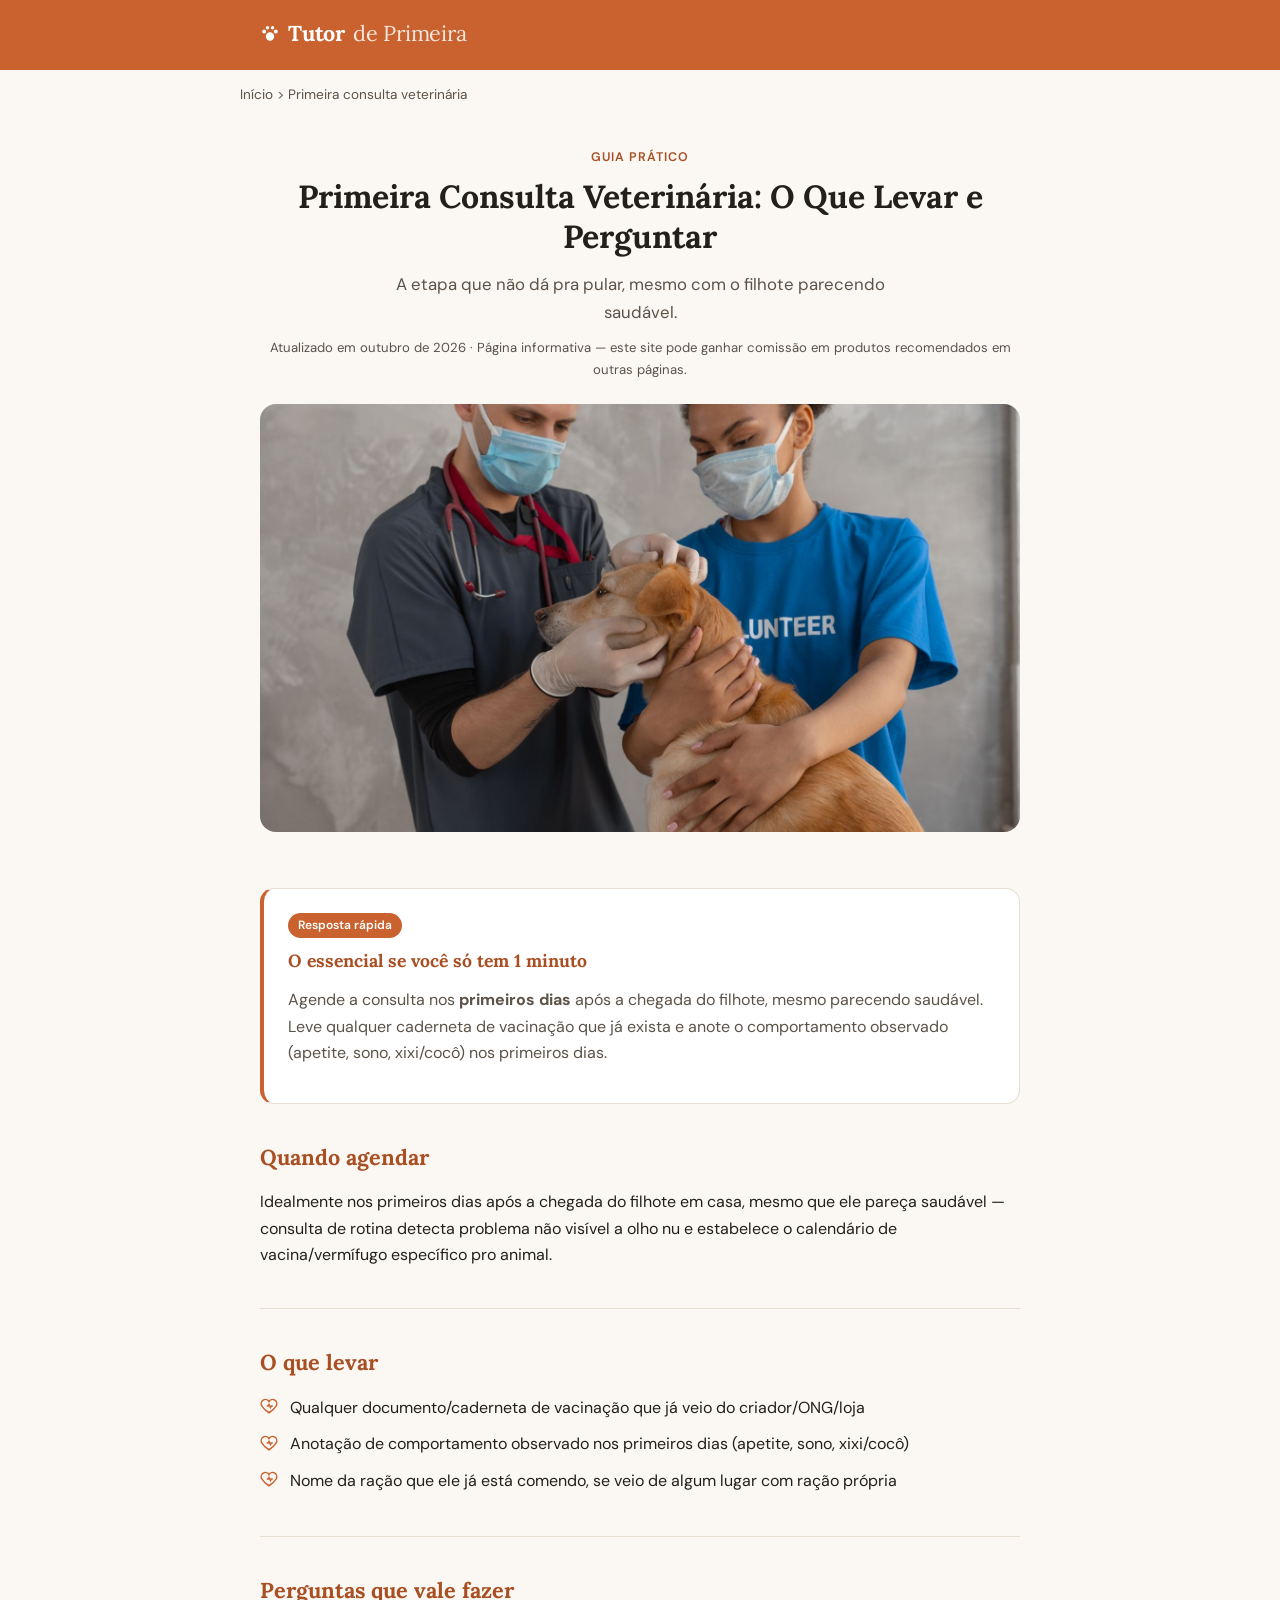
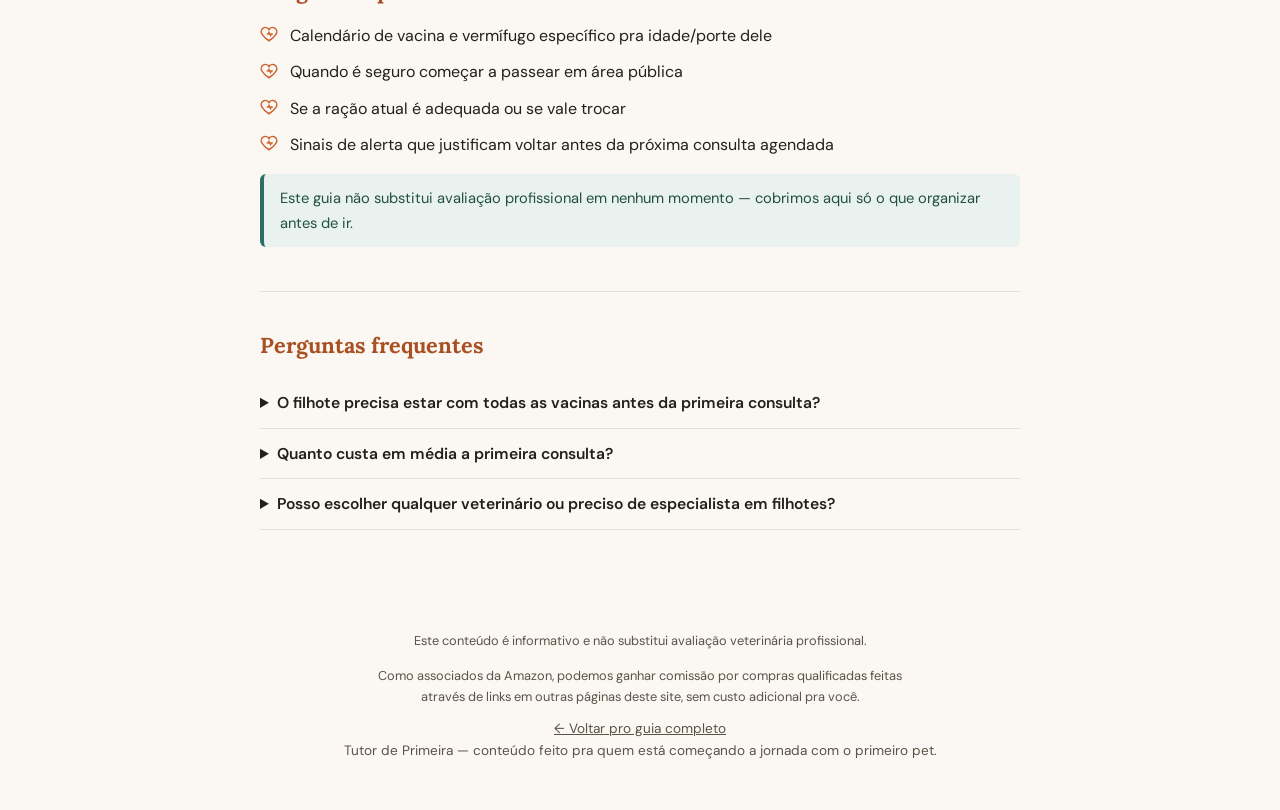
<file: primeira-consulta-veterinaria.html>
<!DOCTYPE html>
<html lang="pt-BR">
<head>
<meta charset="UTF-8">
<meta name="viewport" content="width=device-width, initial-scale=1.0">
<title>Primeira Consulta Veterinária: O Que Levar e Perguntar | Tutor de Primeira</title>
<meta name="description" content="O que levar e o que perguntar na primeira consulta veterinária do seu filhote recém-chegado.">
<link rel="stylesheet" href="assets/style.css">
<script async src="https://www.googletagmanager.com/gtag/js?id=AW-18495999905"></script>
<script src="assets/analytics.js"></script>
</head>
<body>
<header class="topo"><div class="container"><div class="logo"><a href="index.html" style="color:#fff;text-decoration:none"><svg class="icone" width="20" height="20" viewBox="0 0 24 24" fill="currentColor" aria-hidden="true"><circle cx="12" cy="15" r="5"/><circle cx="5" cy="9" r="2.3"/><circle cx="19" cy="9" r="2.3"/><circle cx="9" cy="4.5" r="2"/><circle cx="15" cy="4.5" r="2"/></svg> Tutor <span>de Primeira</span></a></div></div></header>
<nav class="breadcrumb container"><a href="index.html">Início</a> &gt; Primeira consulta veterinária</nav>
<main class="container">
  <div class="hero">
    <p class="kicker">Guia prático</p>
    <h1>Primeira Consulta Veterinária: O Que Levar e Perguntar</h1>
    <p class="subtitulo">A etapa que não dá pra pular, mesmo com o filhote parecendo saudável.</p>
    <p class="disclosure">Atualizado em outubro de 2026 · Página informativa — este site pode ganhar comissão em produtos recomendados em outras páginas.</p>
    <img class="hero-foto" src="assets/images/primeira-consulta-veterinaria.jpg" alt="Veterinário examinando cachorro durante consulta" loading="lazy" style="object-position: center 30%">
  </div>
  <article style="--icone-lista: url(&quot;data:image/svg+xml,%3Csvg xmlns='http://www.w3.org/2000/svg' viewBox='0 0 24 24' fill='none' stroke='black' stroke-width='2'%3E%3Cpath d='M12 21s-7-4.5-9.5-9A5.5 5.5 0 0112 6a5.5 5.5 0 019.5 6C19 16.5 12 21 12 21z'/%3E%3Cpath d='M9 12h2l1-2 2 4 1-2h2'/%3E%3C/svg%3E&quot;)">

    <div class="resposta-rapida">
      <span class="selo">Resposta rápida</span>
      <h2>O essencial se você só tem 1 minuto</h2>
      <p>Agende a consulta nos <strong>primeiros dias</strong> após a chegada do filhote, mesmo parecendo saudável. Leve qualquer caderneta de vacinação que já exista e anote o comportamento observado (apetite, sono, xixi/cocô) nos primeiros dias.</p>
    </div>

    <section>
      <h2>Quando agendar</h2>
      <p>Idealmente nos primeiros dias após a chegada do filhote em casa, mesmo que ele pareça saudável — consulta de rotina detecta problema não visível a olho nu e estabelece o calendário de vacina/vermífugo específico pro animal.</p>
    </section>
    <section>
      <h2>O que levar</h2>
      <ul>
        <li>Qualquer documento/caderneta de vacinação que já veio do criador/ONG/loja</li>
        <li>Anotação de comportamento observado nos primeiros dias (apetite, sono, xixi/cocô)</li>
        <li>Nome da ração que ele já está comendo, se veio de algum lugar com ração própria</li>
      </ul>
    </section>
    <section>
      <h2>Perguntas que vale fazer</h2>
      <ul>
        <li>Calendário de vacina e vermífugo específico pra idade/porte dele</li>
        <li>Quando é seguro começar a passear em área pública</li>
        <li>Se a ração atual é adequada ou se vale trocar</li>
        <li>Sinais de alerta que justificam voltar antes da próxima consulta agendada</li>
      </ul>
      <div class="aviso">Este guia não substitui avaliação profissional em nenhum momento — cobrimos aqui só o que organizar antes de ir.</div>
    </section>

    <section class="faq">
      <h2>Perguntas frequentes</h2>
      <details>
        <summary>O filhote precisa estar com todas as vacinas antes da primeira consulta?</summary>
        <p>Não — é justamente na primeira consulta que o veterinário vai definir o calendário de vacina e vermífugo específico pro seu filhote. Não espere "completar" nada antes de agendar.</p>
      </details>
      <details>
        <summary>Quanto custa em média a primeira consulta?</summary>
        <p>Varia bastante por região e clínica — vale pesquisar 2-3 opções perto de casa e perguntar se o valor da consulta já inclui alguma vacina ou é cobrado separado.</p>
      </details>
      <details>
        <summary>Posso escolher qualquer veterinário ou preciso de especialista em filhotes?</summary>
        <p>Clínico geral veterinário já cobre bem a primeira consulta. Especialista (ortopedista, dermatologista etc.) só costuma ser necessário se o clínico geral identificar algo específico que precise de acompanhamento.</p>
      </details>
    </section>

  </article>
</main>
<footer>
  <p class="metodologia">Este conteúdo é informativo e não substitui avaliação veterinária profissional.</p>
  <p class="disclosure-footer">Como associados da Amazon, podemos ganhar comissão por compras qualificadas feitas através de links em outras páginas deste site, sem custo adicional pra você.</p>
  <a href="index.html">← Voltar pro guia completo</a><br>
  Tutor de Primeira — conteúdo feito pra quem está começando a jornada com o primeiro pet.
</footer>
</body>
</html>
</file>
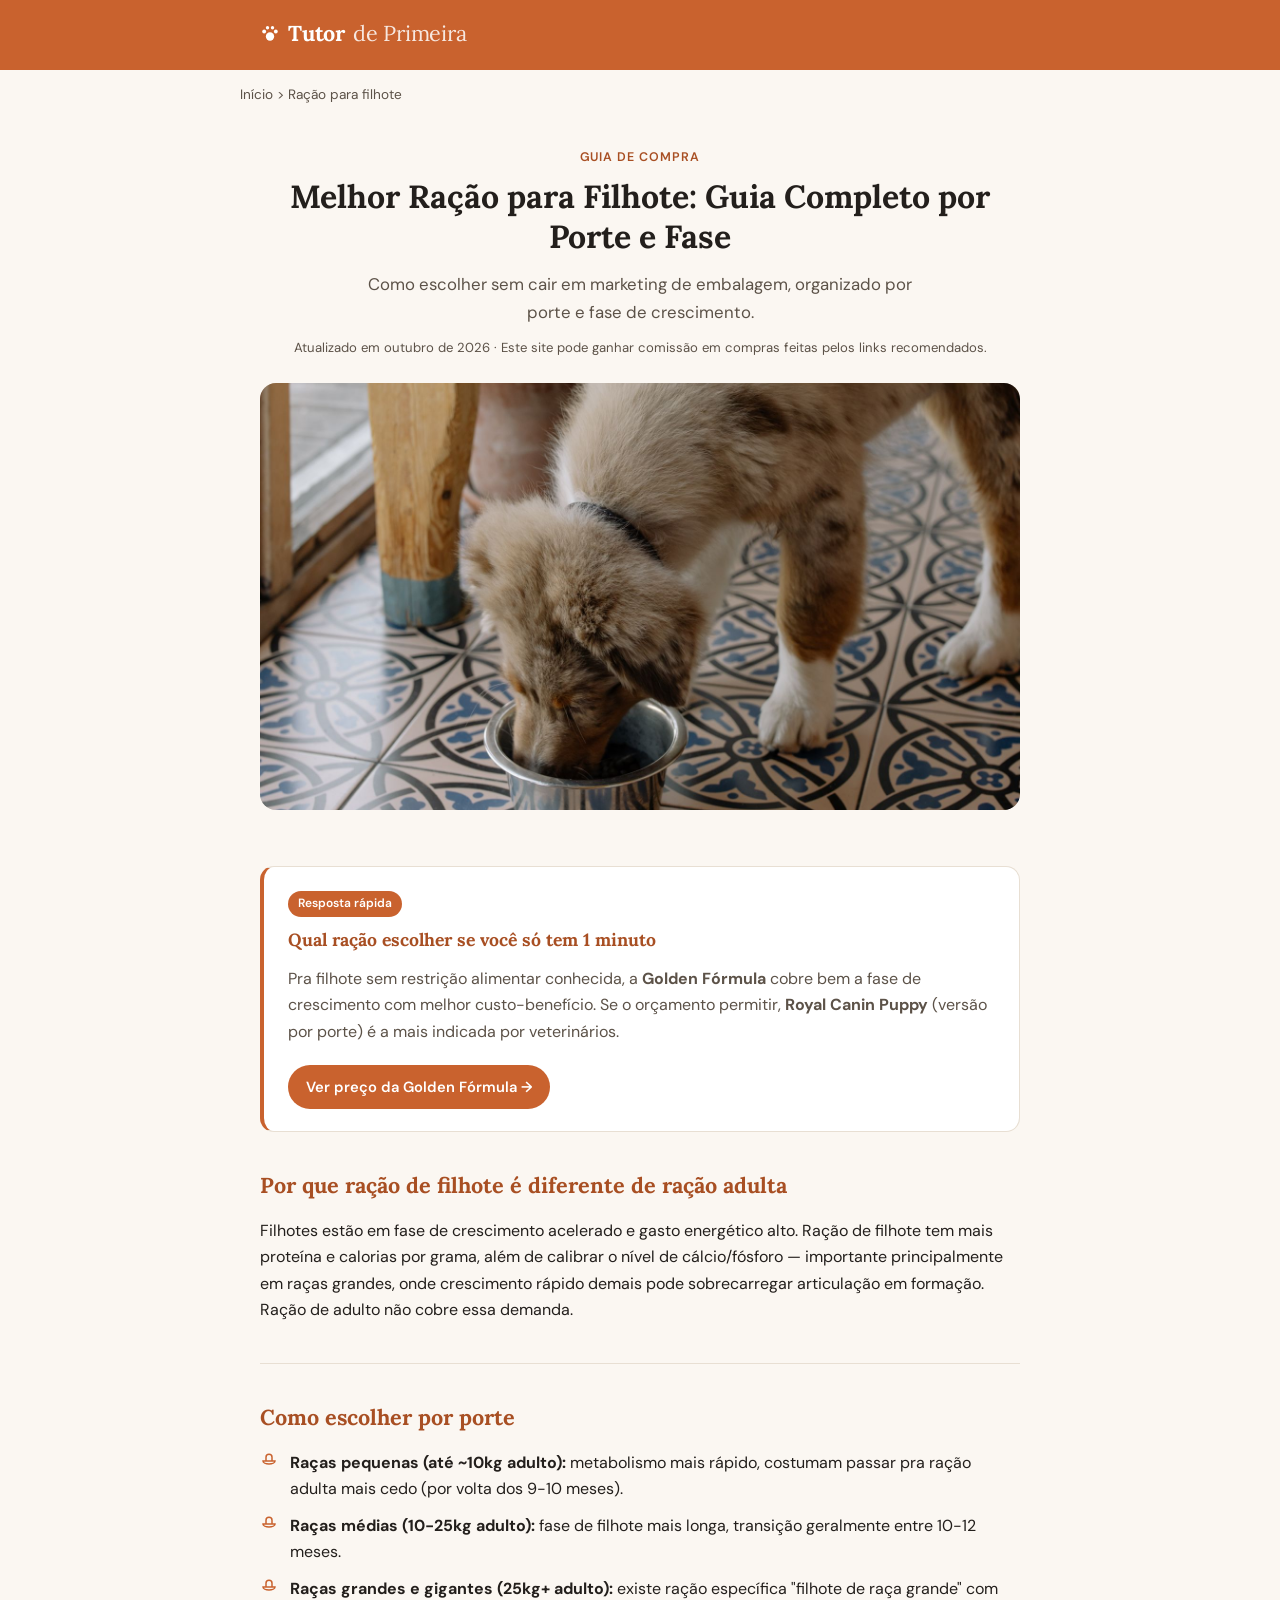
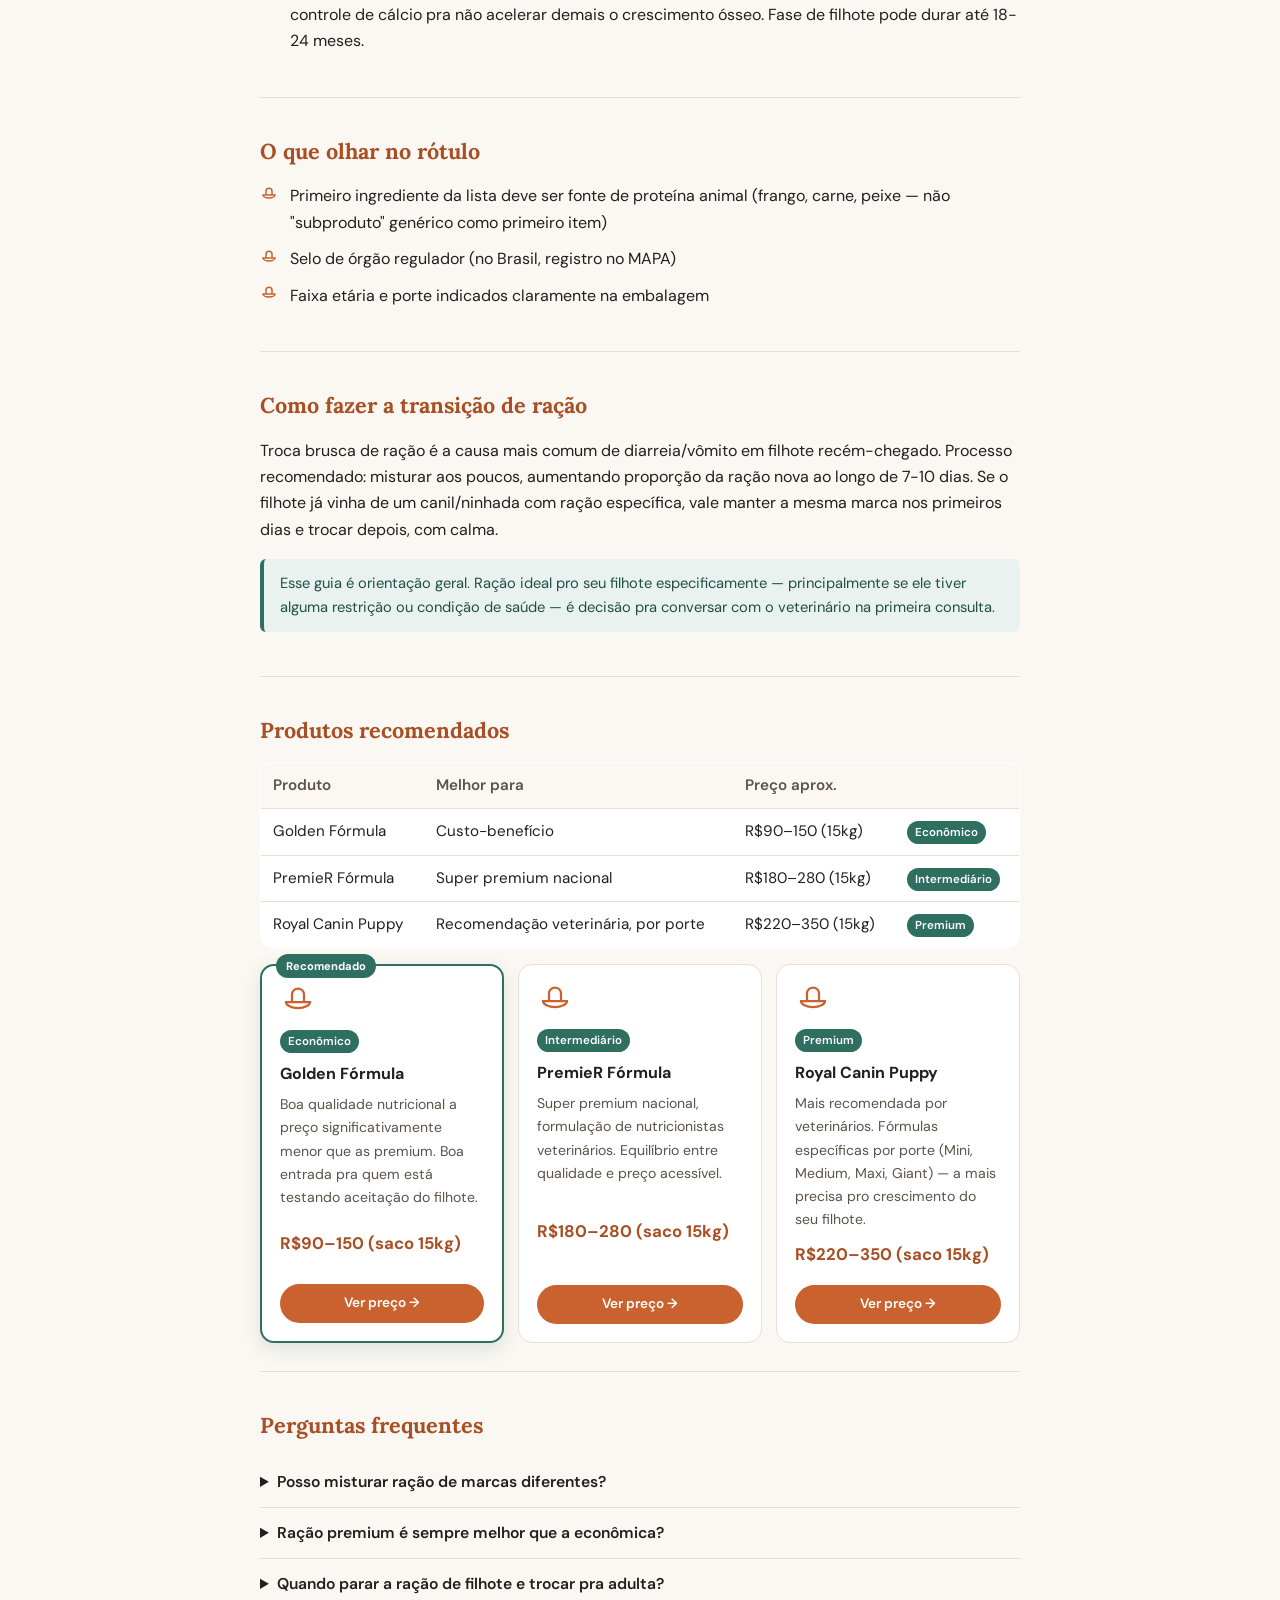
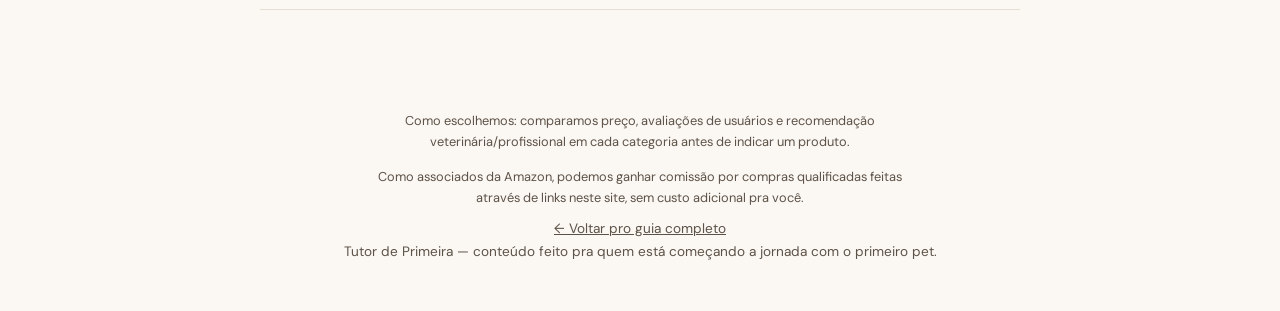
<file: racao-filhote.html>
<!DOCTYPE html>
<html lang="pt-BR">
<head>
<meta charset="UTF-8">
<meta name="viewport" content="width=device-width, initial-scale=1.0">
<title>Melhor Ração para Filhote: Guia por Porte e Fase | Tutor de Primeira</title>
<meta name="description" content="Como escolher a ração certa pro seu filhote por porte e fase de crescimento, o que olhar no rótulo e como fazer a transição sem causar problema digestivo.">
<link rel="stylesheet" href="assets/style.css">
<script async src="https://www.googletagmanager.com/gtag/js?id=AW-18495999905"></script>
<script src="assets/analytics.js"></script>
</head>
<body>

<header class="topo">
  <div class="container">
    <div class="logo"><a href="index.html" style="color:#fff;text-decoration:none"><svg class="icone" width="20" height="20" viewBox="0 0 24 24" fill="currentColor" aria-hidden="true"><circle cx="12" cy="15" r="5"/><circle cx="5" cy="9" r="2.3"/><circle cx="19" cy="9" r="2.3"/><circle cx="9" cy="4.5" r="2"/><circle cx="15" cy="4.5" r="2"/></svg> Tutor <span>de Primeira</span></a></div>
  </div>
</header>

<nav class="breadcrumb container"><a href="index.html">Início</a> &gt; Ração para filhote</nav>

<main class="container">

  <div class="hero">
    <p class="kicker">Guia de compra</p>
    <h1>Melhor Ração para Filhote: Guia Completo por Porte e Fase</h1>
    <p class="subtitulo">Como escolher sem cair em marketing de embalagem, organizado por porte e fase de crescimento.</p>
    <p class="disclosure">Atualizado em outubro de 2026 · Este site pode ganhar comissão em compras feitas pelos links recomendados.</p>
    <img class="hero-foto" src="assets/images/racao-filhote.jpg" alt="Cachorro comendo ração em tigela" loading="lazy">
  </div>

  <article style="--icone-lista: url(&quot;data:image/svg+xml,%3Csvg xmlns='http://www.w3.org/2000/svg' viewBox='0 0 24 24' fill='none' stroke='black' stroke-width='2'%3E%3Cpath d='M4 12h16a8 4 0 01-16 0z'/%3E%3Cpath d='M8 12V7a4 4 0 118 0v5'/%3E%3C/svg%3E&quot;)">

    <div class="resposta-rapida" id="resposta">
      <span class="selo">Resposta rápida</span>
      <h2>Qual ração escolher se você só tem 1 minuto</h2>
      <p>Pra filhote sem restrição alimentar conhecida, a <strong>Golden Fórmula</strong> cobre bem a fase de crescimento com melhor custo-benefício. Se o orçamento permitir, <strong>Royal Canin Puppy</strong> (versão por porte) é a mais indicada por veterinários.</p>
      <a href="https://www.amazon.com.br/s?k=ra%C3%A7%C3%A3o+golden+f%C3%B3rmula+filhote&tag=tutordeprim09-20" class="cta-link" target="_blank" rel="nofollow sponsored noopener" onclick="gtag('event','conversion',{'send_to':'AW-18495999905/Ku6mCNv_ppIdEKGfyvNE'});">Ver preço da Golden Fórmula →</a>
    </div>

    <section>
      <h2>Por que ração de filhote é diferente de ração adulta</h2>
      <p>Filhotes estão em fase de crescimento acelerado e gasto energético alto. Ração de filhote tem mais proteína e calorias por grama, além de calibrar o nível de cálcio/fósforo — importante principalmente em raças grandes, onde crescimento rápido demais pode sobrecarregar articulação em formação. Ração de adulto não cobre essa demanda.</p>
    </section>

    <section>
      <h2>Como escolher por porte</h2>
      <ul>
        <li><strong>Raças pequenas (até ~10kg adulto):</strong> metabolismo mais rápido, costumam passar pra ração adulta mais cedo (por volta dos 9-10 meses).</li>
        <li><strong>Raças médias (10-25kg adulto):</strong> fase de filhote mais longa, transição geralmente entre 10-12 meses.</li>
        <li><strong>Raças grandes e gigantes (25kg+ adulto):</strong> existe ração específica "filhote de raça grande" com controle de cálcio pra não acelerar demais o crescimento ósseo. Fase de filhote pode durar até 18-24 meses.</li>
      </ul>
    </section>

    <section>
      <h2>O que olhar no rótulo</h2>
      <ul>
        <li>Primeiro ingrediente da lista deve ser fonte de proteína animal (frango, carne, peixe — não "subproduto" genérico como primeiro item)</li>
        <li>Selo de órgão regulador (no Brasil, registro no MAPA)</li>
        <li>Faixa etária e porte indicados claramente na embalagem</li>
      </ul>
    </section>

    <section>
      <h2>Como fazer a transição de ração</h2>
      <p>Troca brusca de ração é a causa mais comum de diarreia/vômito em filhote recém-chegado. Processo recomendado: misturar aos poucos, aumentando proporção da ração nova ao longo de 7-10 dias. Se o filhote já vinha de um canil/ninhada com ração específica, vale manter a mesma marca nos primeiros dias e trocar depois, com calma.</p>
      <div class="aviso">
        Esse guia é orientação geral. Ração ideal pro seu filhote especificamente — principalmente se ele tiver alguma restrição ou condição de saúde — é decisão pra conversar com o veterinário na primeira consulta.
      </div>
    </section>

    <section>
      <h2>Produtos recomendados</h2>
      <table class="tabela-comparativa">
        <tr><th>Produto</th><th>Melhor para</th><th>Preço aprox.</th><th></th></tr>
        <tr><td>Golden Fórmula</td><td>Custo-benefício</td><td>R$90–150 (15kg)</td><td><span class="selo-tag">Econômico</span></td></tr>
        <tr><td>PremieR Fórmula</td><td>Super premium nacional</td><td>R$180–280 (15kg)</td><td><span class="selo-tag">Intermediário</span></td></tr>
        <tr><td>Royal Canin Puppy</td><td>Recomendação veterinária, por porte</td><td>R$220–350 (15kg)</td><td><span class="selo-tag">Premium</span></td></tr>
      </table>

      <div class="produtos-grid">
        <div class="produto-card destaque">
          <span class="ribbon">Recomendado</span>
          <svg class="icone" viewBox="0 0 24 24" fill="none" stroke="currentColor" stroke-width="1.5" aria-hidden="true"><path d="M4 12h16a8 4 0 01-16 0z"/><path d="M8 12V7a4 4 0 118 0v5"/></svg>
          <span class="selo-tag">Econômico</span>
          <h3>Golden Fórmula</h3>
          <p>Boa qualidade nutricional a preço significativamente menor que as premium. Boa entrada pra quem está testando aceitação do filhote.</p>
          <p class="preco">R$90–150 (saco 15kg)</p>
          <a href="https://www.amazon.com.br/s?k=ra%C3%A7%C3%A3o+golden+f%C3%B3rmula+filhote&tag=tutordeprim09-20" class="cta-link" target="_blank" rel="nofollow sponsored noopener" onclick="gtag('event','conversion',{'send_to':'AW-18495999905/Ku6mCNv_ppIdEKGfyvNE'});">Ver preço →</a>
        </div>
        <div class="produto-card">
          <svg class="icone" viewBox="0 0 24 24" fill="none" stroke="currentColor" stroke-width="1.5" aria-hidden="true"><path d="M4 12h16a8 4 0 01-16 0z"/><path d="M8 12V7a4 4 0 118 0v5"/></svg>
          <span class="selo-tag">Intermediário</span>
          <h3>PremieR Fórmula</h3>
          <p>Super premium nacional, formulação de nutricionistas veterinários. Equilíbrio entre qualidade e preço acessível.</p>
          <p class="preco">R$180–280 (saco 15kg)</p>
          <a href="https://www.amazon.com.br/s?k=ra%C3%A7%C3%A3o+premier+f%C3%B3rmula+filhote&tag=tutordeprim09-20" class="cta-link" target="_blank" rel="nofollow sponsored noopener" onclick="gtag('event','conversion',{'send_to':'AW-18495999905/Ku6mCNv_ppIdEKGfyvNE'});">Ver preço →</a>
        </div>
        <div class="produto-card">
          <svg class="icone" viewBox="0 0 24 24" fill="none" stroke="currentColor" stroke-width="1.5" aria-hidden="true"><path d="M4 12h16a8 4 0 01-16 0z"/><path d="M8 12V7a4 4 0 118 0v5"/></svg>
          <span class="selo-tag">Premium</span>
          <h3>Royal Canin Puppy</h3>
          <p>Mais recomendada por veterinários. Fórmulas específicas por porte (Mini, Medium, Maxi, Giant) — a mais precisa pro crescimento do seu filhote.</p>
          <p class="preco">R$220–350 (saco 15kg)</p>
          <a href="https://www.amazon.com.br/s?k=ra%C3%A7%C3%A3o+royal+canin+puppy&tag=tutordeprim09-20" class="cta-link" target="_blank" rel="nofollow sponsored noopener" onclick="gtag('event','conversion',{'send_to':'AW-18495999905/Ku6mCNv_ppIdEKGfyvNE'});">Ver preço →</a>
        </div>
      </div>
    </section>

    <section class="faq">
      <h2>Perguntas frequentes</h2>
      <details>
        <summary>Posso misturar ração de marcas diferentes?</summary>
        <p>Pode, desde que a transição seja gradual (7-10 dias) pra evitar diarreia. Evite trocar de marca e de fase ao mesmo tempo.</p>
      </details>
      <details>
        <summary>Ração premium é sempre melhor que a econômica?</summary>
        <p>Não necessariamente "melhor" em absoluto — premium costuma ter ingredientes de qualidade mais consistente e menos subprodutos, mas uma ração econômica de marca confiável, com registro no MAPA, atende bem a maioria dos filhotes sem restrição alimentar.</p>
      </details>
      <details>
        <summary>Quando parar a ração de filhote e trocar pra adulta?</summary>
        <p>Depende do porte: raças pequenas por volta de 9-10 meses, médias 10-12 meses, grandes e gigantes pode levar até 18-24 meses. O próprio pacote traz a faixa indicada.</p>
      </details>
    </section>

  </article>

</main>

<footer>
  <p class="metodologia">Como escolhemos: comparamos preço, avaliações de usuários e recomendação veterinária/profissional em cada categoria antes de indicar um produto.</p>
  <p class="disclosure-footer">Como associados da Amazon, podemos ganhar comissão por compras qualificadas feitas através de links neste site, sem custo adicional pra você.</p>
  <a href="index.html">← Voltar pro guia completo</a><br>
  Tutor de Primeira — conteúdo feito pra quem está começando a jornada com o primeiro pet.
</footer>

<div class="cta-fixa-mobile">
  <a href="#resposta" class="cta-link">Ver recomendação rápida ↓</a>
</div>

</body>
</html>
</file>
<file: assets/style.css>
@import url('https://fonts.googleapis.com/css2?family=Lora:wght@600;700&family=DM+Sans:wght@400;500;600&display=swap');

:root {
  --cor-principal: #C9622E;
  --cor-principal-escura: #A84F23;
  --cor-secundaria: #2F6F62;
  --cor-secundaria-escura: #214F44;
  --cor-texto: #231F1C;
  --cor-texto-suave: #5C5248;
  --cor-fundo: #FBF7F2;
  --cor-card: #ffffff;
  --cor-borda: #E8DFD3;
  --fonte-titulo: "Lora", Georgia, serif;
  --fonte-corpo: "DM Sans", -apple-system, BlinkMacSystemFont, "Segoe UI", Roboto, Helvetica, Arial, sans-serif;
  --icone-lista: url("data:image/svg+xml,%3Csvg xmlns='http://www.w3.org/2000/svg' viewBox='0 0 24 24' fill='black'%3E%3Ccircle cx='12' cy='15' r='5'/%3E%3Ccircle cx='5' cy='9' r='2.3'/%3E%3Ccircle cx='19' cy='9' r='2.3'/%3E%3Ccircle cx='9' cy='4.5' r='2'/%3E%3Ccircle cx='15' cy='4.5' r='2'/%3E%3C/svg%3E");
}

* { box-sizing: border-box; margin: 0; padding: 0; }

body {
  font-family: var(--fonte-corpo);
  color: var(--cor-texto);
  background: var(--cor-fundo);
  line-height: 1.65;
}

.container { max-width: 800px; margin: 0 auto; padding: 0 20px; }

h1, h2, .logo { font-family: var(--fonte-titulo); }

/* Header + breadcrumb */

header.topo {
  background: var(--cor-principal);
  color: #fff;
  padding: 16px 0;
}

header.topo .container { display: flex; align-items: center; gap: 10px; }

.logo { font-size: 1.35rem; font-weight: 700; letter-spacing: -0.01em; }
.logo span { font-weight: 400; opacity: 0.85; }
.logo a { color: inherit; text-decoration: none; display: inline-flex; align-items: center; gap: 8px; }

.breadcrumb {
  font-size: 0.85rem;
  color: var(--cor-texto-suave);
  padding: 14px 0 0;
}

.breadcrumb a { color: var(--cor-texto-suave); text-decoration: none; }
.breadcrumb a:hover { text-decoration: underline; }

/* Hero */

.hero {
  padding: 36px 0 28px;
  text-align: center;
}

.hero h1 {
  font-size: 2rem;
  font-weight: 700;
  line-height: 1.25;
  margin-bottom: 14px;
  color: var(--cor-texto);
}

.hero p.subtitulo {
  color: var(--cor-texto-suave);
  font-size: 1.05rem;
  max-width: 560px;
  margin: 0 auto;
}

.hero-foto {
  display: block;
  width: 100%;
  aspect-ratio: 16 / 9;
  margin-top: 24px;
  border-radius: 16px;
  background-color: var(--cor-borda);
  object-fit: cover;
  object-position: center 35%;
}

@media (max-width: 600px) {
  .hero-foto { aspect-ratio: 4 / 3; }
}

.kicker {
  display: inline-block;
  font-size: 0.78rem;
  font-weight: 600;
  letter-spacing: 0.08em;
  text-transform: uppercase;
  color: var(--cor-principal-escura);
  margin-bottom: 10px;
}

/* Disclosure / atualização */

.disclosure {
  font-size: 0.82rem;
  color: var(--cor-texto-suave);
  text-align: center;
  margin-top: 10px;
}

/* Resumo rápido / Resposta rápida */

.resumo-rapido, .resposta-rapida {
  background: var(--cor-card);
  border: 1px solid var(--cor-borda);
  border-radius: 14px;
  padding: 22px 24px;
  margin: 28px 0;
}

.resumo-rapido h2, .resposta-rapida h2 { font-size: 1.1rem; margin-bottom: 12px; }
.resumo-rapido ol { padding-left: 20px; }
.resumo-rapido li { margin-bottom: 6px; }
.resumo-rapido a { color: var(--cor-principal-escura); text-decoration: none; }
.resumo-rapido a:hover { text-decoration: underline; }

.resposta-rapida {
  border-left: 4px solid var(--cor-principal);
}

.resposta-rapida .selo {
  display: inline-block;
  background: var(--cor-principal);
  color: #fff;
  font-size: 0.75rem;
  font-weight: 600;
  padding: 3px 10px;
  border-radius: 999px;
  margin-bottom: 8px;
}

.resposta-rapida p { color: var(--cor-texto-suave); margin-bottom: 14px; }

/* Artigo / seções */

article section {
  margin: 36px 0;
  padding-bottom: 28px;
  border-bottom: 1px solid var(--cor-borda);
}

article section:last-of-type { border-bottom: none; }

article h2 {
  font-size: 1.35rem;
  font-weight: 700;
  margin-bottom: 14px;
  color: var(--cor-principal-escura);
}

article p { margin-bottom: 12px; color: var(--cor-texto); }

article ul { list-style: none; padding-left: 0; margin-bottom: 14px; }
article ul li {
  position: relative;
  padding-left: 30px;
  margin-bottom: 10px;
}
article ul li::before {
  content: "";
  position: absolute;
  left: 0;
  top: 0.15em;
  width: 18px;
  height: 18px;
  background-color: var(--cor-principal);
  -webkit-mask-image: var(--icone-lista);
  mask-image: var(--icone-lista);
  -webkit-mask-size: contain;
  mask-size: contain;
  -webkit-mask-repeat: no-repeat;
  mask-repeat: no-repeat;
  -webkit-mask-position: center;
  mask-position: center;
}

/* CTA */

.cta-link {
  display: inline-block;
  margin-top: 6px;
  padding: 10px 18px;
  background: var(--cor-principal);
  color: #fff;
  text-decoration: none;
  border-radius: 999px;
  font-weight: 600;
  font-size: 0.92rem;
  transition: background 0.15s ease;
}

.cta-link:hover { background: var(--cor-principal-escura); }

/* Tabela comparativa de produtos */

.tabela-custos, .tabela-comparativa {
  width: 100%;
  border-collapse: collapse;
  margin-top: 14px;
  font-size: 0.95rem;
}

.tabela-custos th, .tabela-custos td,
.tabela-comparativa th, .tabela-comparativa td {
  text-align: left;
  padding: 10px 12px;
  border-bottom: 1px solid var(--cor-borda);
}

.tabela-custos th, .tabela-comparativa th { color: var(--cor-texto-suave); font-weight: 600; }

.tabela-comparativa {
  background: var(--cor-card);
  border: 1px solid var(--cor-borda);
  border-radius: 12px;
  overflow: hidden;
}

.tabela-comparativa th { background: var(--cor-fundo); }

.tabela-comparativa .selo-tag {
  display: inline-block;
  font-size: 0.72rem;
  font-weight: 600;
  padding: 2px 8px;
  border-radius: 999px;
  background: var(--cor-secundaria);
  color: #fff;
}

/* Cards de produto */

.produtos-grid {
  display: grid;
  grid-template-columns: repeat(auto-fit, minmax(200px, 1fr));
  gap: 14px;
  margin-top: 16px;
}

.produto-card {
  position: relative;
  background: var(--cor-card);
  border: 1px solid var(--cor-borda);
  border-radius: 14px;
  padding: 18px;
  display: flex;
  flex-direction: column;
}

.produto-card.destaque {
  border: 2px solid var(--cor-secundaria);
  box-shadow: 0 6px 18px rgba(47, 111, 98, 0.15);
}

.produto-card.destaque .ribbon {
  position: absolute;
  top: -12px;
  left: 14px;
  background: var(--cor-secundaria);
  color: #fff;
  font-size: 0.7rem;
  font-weight: 700;
  padding: 3px 10px;
  border-radius: 999px;
}

.produto-card .icone {
  width: 36px;
  height: 36px;
  color: var(--cor-principal);
  margin-bottom: 10px;
}

.produto-card .selo-tag {
  display: inline-block;
  font-size: 0.72rem;
  font-weight: 600;
  padding: 2px 8px;
  border-radius: 999px;
  background: var(--cor-secundaria);
  color: #fff;
  margin-bottom: 8px;
  align-self: flex-start;
}

.produto-card h3 { font-size: 1rem; margin-bottom: 6px; }
.produto-card p { font-size: 0.88rem; color: var(--cor-texto-suave); margin-bottom: 10px; flex-grow: 1; }
.produto-card .preco { font-size: 1.05rem; font-weight: 700; color: var(--cor-principal-escura); margin-bottom: 10px; }

.produto-card .cta-link {
  text-align: center;
  font-size: 0.85rem;
  padding: 8px 14px;
}

/* Aviso (saúde / cuidado) — cor secundária, distinto de oferta */

.aviso {
  background: #EAF2EF;
  border-left: 4px solid var(--cor-secundaria);
  padding: 12px 16px;
  border-radius: 6px;
  font-size: 0.92rem;
  color: var(--cor-secundaria-escura);
  margin: 16px 0;
}

/* FAQ */

.faq details {
  border-bottom: 1px solid var(--cor-borda);
  padding: 12px 0;
}

.faq summary {
  cursor: pointer;
  font-weight: 600;
  font-size: 0.98rem;
}

.faq details p { margin-top: 10px; color: var(--cor-texto-suave); }

/* Footer */

footer {
  text-align: center;
  padding: 36px 0 48px;
  color: var(--cor-texto-suave);
  font-size: 0.85rem;
}

footer .disclosure-footer {
  max-width: 560px;
  margin: 0 auto 10px;
  font-size: 0.8rem;
}

footer .metodologia {
  max-width: 560px;
  margin: 0 auto 14px;
  font-size: 0.8rem;
  color: var(--cor-texto-suave);
}

footer a { color: var(--cor-texto-suave); }

/* CTA fixo mobile */

.cta-fixa-mobile { display: none; }

@media (max-width: 600px) {
  .cta-fixa-mobile {
    display: block;
    position: fixed;
    bottom: 0;
    left: 0;
    right: 0;
    z-index: 50;
    background: var(--cor-card);
    border-top: 1px solid var(--cor-borda);
    padding: 10px 16px;
    box-shadow: 0 -6px 16px rgba(0, 0, 0, 0.08);
  }

  .cta-fixa-mobile .cta-link {
    display: block;
    text-align: center;
    margin-top: 0;
    width: 100%;
  }

  body { padding-bottom: 68px; }
}

@media (max-width: 600px) {
  .hero h1 { font-size: 1.6rem; }
  .hero { padding: 28px 0 20px; }
  .produtos-grid { grid-template-columns: 1fr; }
}
</file>
